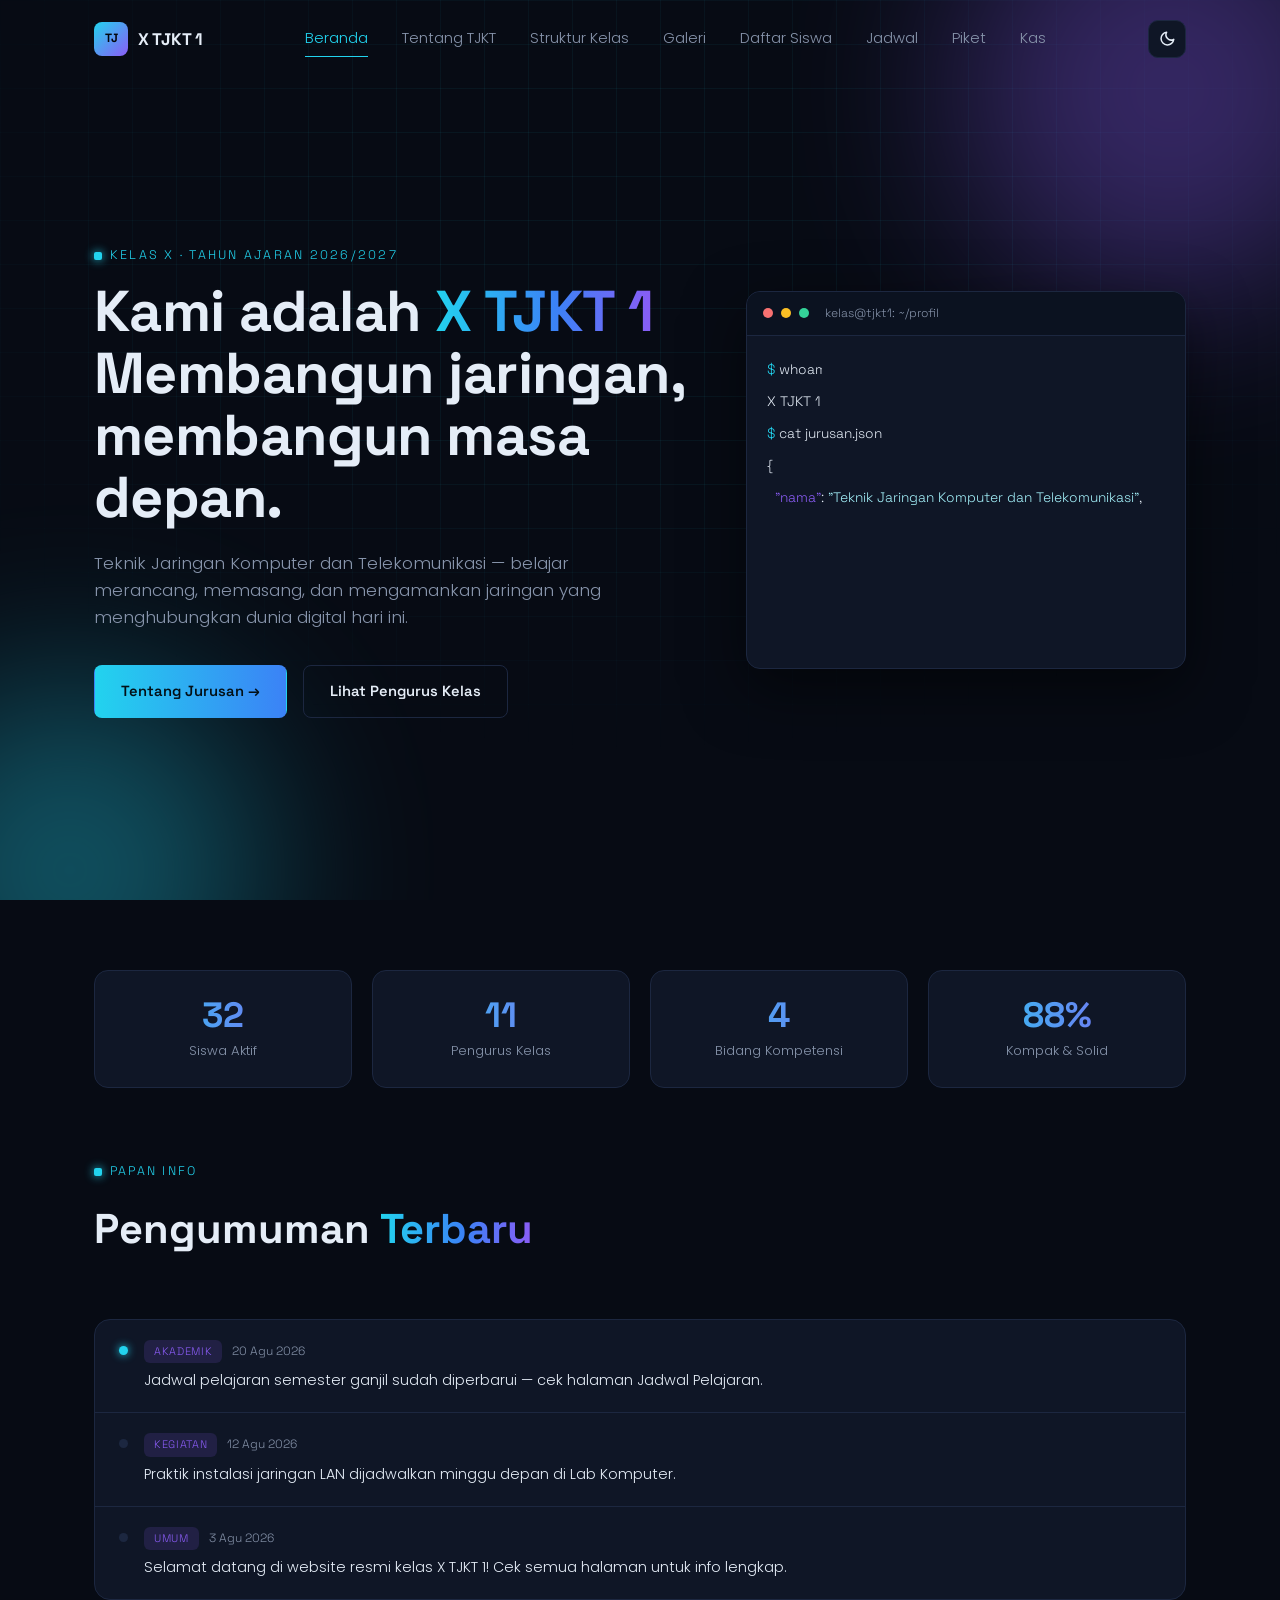
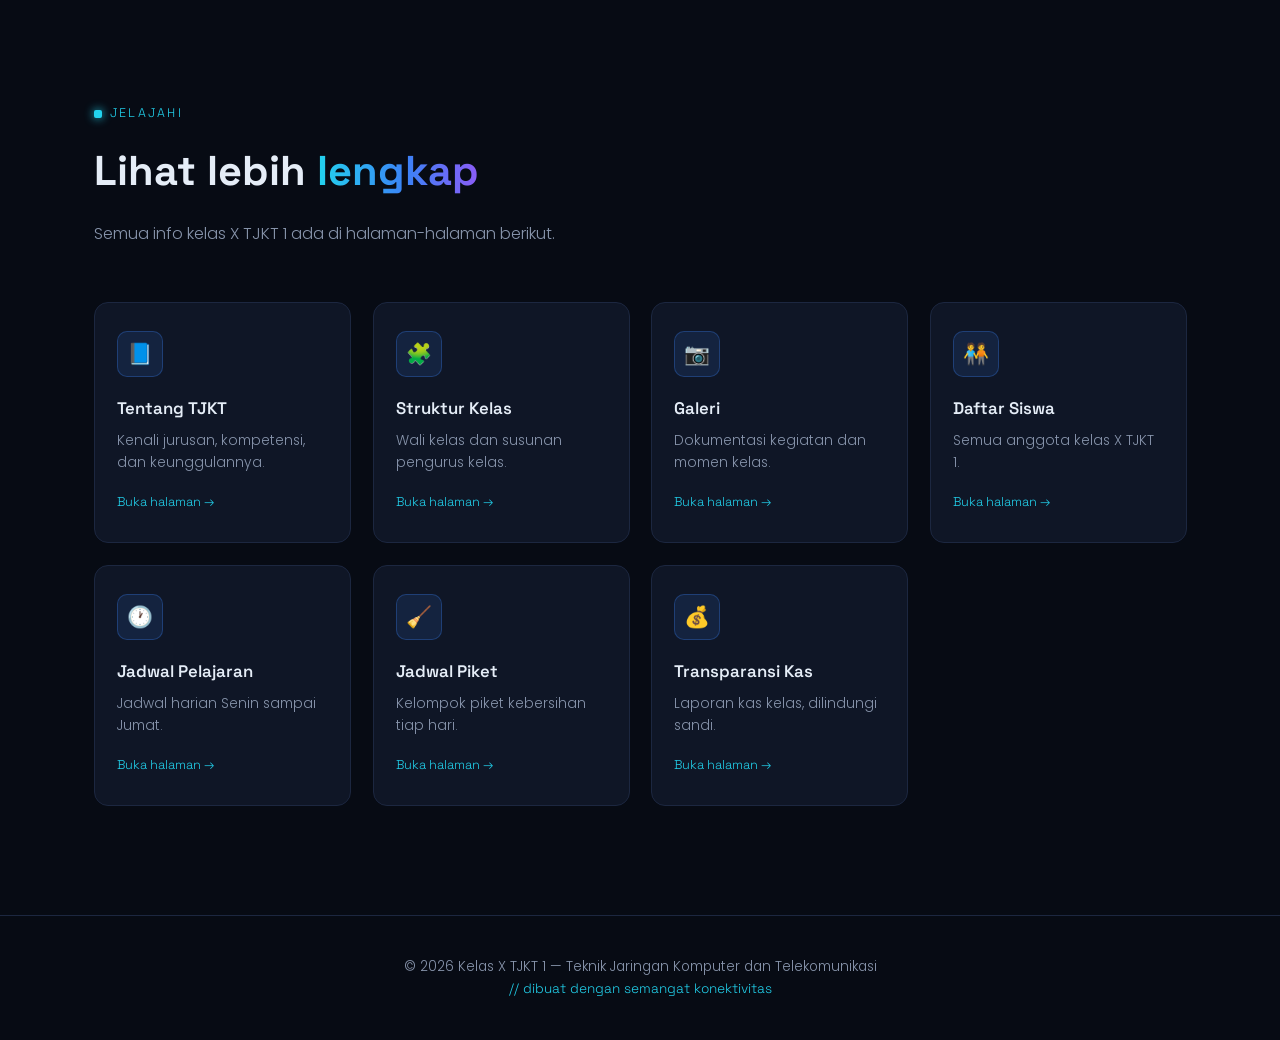
<file: index.html>
<!DOCTYPE html>
<html lang="id">
<head>
<meta charset="UTF-8">
<meta name="viewport" content="width=device-width, initial-scale=1.0">
<title>TJKT 1 SMK NEGERI 1 SUNGAILIAT</title>
<meta property="og:type" content="website">
<meta property="og:title" content="TJKT 1 SMK NEGERI 1 SUNGAILIAT">
<meta property="og:description" content="Website resmi Kelas X TJKT 1 — Teknik Jaringan Komputer dan Telekomunikasi. Kenali jurusan, struktur kelas, galeri, dan daftar siswa.">
<meta property="og:image" content="https://coba28946-sudo.github.io/web-site-kelas/assets/og-image.png">
<meta property="og:url" content="https://coba28946-sudo.github.io/web-site-kelas/index.html">
<meta property="og:locale" content="id_ID">
<meta name="twitter:card" content="summary_large_image">
<meta name="twitter:title" content="TJKT 1 SMK NEGERI 1 SUNGAILIAT">
<meta name="twitter:description" content="Website resmi Kelas X TJKT 1 — Teknik Jaringan Komputer dan Telekomunikasi. Kenali jurusan, struktur kelas, galeri, dan daftar siswa.">
<meta name="twitter:image" content="https://coba28946-sudo.github.io/web-site-kelas/assets/og-image.png">
<meta name="description" content="Website resmi Kelas X TJKT 1 — Teknik Jaringan Komputer dan Telekomunikasi. Kenali jurusan, struktur kelas, galeri, dan daftar siswa.">
<link rel="preconnect" href="https://fonts.googleapis.com">
<link href="https://fonts.googleapis.com/css2?family=Space+Grotesk:wght@400;500;600;700&family=Poppins:wght@300;400;500;600&display=swap" rel="stylesheet">
<link rel="stylesheet" href="css/style.css">
<script>
(function(){
  var t = localStorage.getItem('theme');
  if (t === 'light') document.documentElement.setAttribute('data-theme','light');
})();
</script>
</head>
<body>

<div class="page-loader" id="pageLoader">
  <div class="loader-mark">TJ</div>
  <div class="loader-bar"><div class="loader-fill"></div></div>
</div>

<nav class="navbar" id="navbar">
  <div class="container nav-inner">
    <div class="logo"><span class="logo-mark">TJ</span> X TJKT 1</div>
    <div class="nav-links">
      <a href="index.html" class="active">Beranda</a>
      <a href="tentang.html">Tentang TJKT</a>
      <a href="struktur.html">Struktur Kelas</a>
      <a href="galeri.html">Galeri</a>
      <a href="siswa.html">Daftar Siswa</a>
      <a href="jadwal.html">Jadwal</a>
    <a href="piket.html">Piket</a>
    <a href="kas.html">Kas</a>
    </div>
    <div class="nav-actions">
      <button class="theme-toggle" id="themeToggle" aria-label="Ganti tema terang/gelap">
        <svg class="icon-moon" viewBox="0 0 24 24" fill="none" stroke="currentColor" stroke-width="2" stroke-linecap="round" stroke-linejoin="round"><path d="M21 12.5A8.5 8.5 0 1 1 11.5 3a7 7 0 0 0 9.5 9.5z"/></svg>
        <svg class="icon-sun" viewBox="0 0 24 24" fill="none" stroke="currentColor" stroke-width="2" stroke-linecap="round" stroke-linejoin="round"><circle cx="12" cy="12" r="4.5"/><path d="M12 2.5v2.2M12 19.3v2.2M4.2 4.2l1.5 1.5M18.3 18.3l1.5 1.5M2.5 12h2.2M19.3 12h2.2M4.2 19.8l1.5-1.5M18.3 5.7l1.5-1.5"/></svg>
      </button>
      <button class="burger" id="burger" aria-label="Menu"><span></span><span></span><span></span></button>
    </div>
  </div>
</nav>

<div class="mobile-menu" id="mobileMenu">
  <a href="index.html" class="active">Beranda</a>
  <a href="tentang.html">Tentang TJKT</a>
  <a href="struktur.html">Struktur Kelas</a>
  <a href="galeri.html">Galeri</a>
  <a href="siswa.html">Daftar Siswa</a>
  <a href="jadwal.html">Jadwal</a>
<a href="piket.html">Piket</a>
<a href="kas.html">Kas</a>
</div>

<!-- HERO -->
<section class="hero" id="hero">
  <div class="hero-bg-grid"></div>
  <div class="blob blob-1"></div>
  <div class="blob blob-2"></div>
  <div class="container hero-grid">
    <div>
      <div class="eyebrow">Kelas X · Tahun Ajaran 2026/2027</div>
      <h1>Kami adalah <span class="gradient-text">X TJKT 1</span><br>Membangun jaringan, membangun masa depan.</h1>
      <p class="lead">Teknik Jaringan Komputer dan Telekomunikasi — belajar merancang, memasang, dan mengamankan jaringan yang menghubungkan dunia digital hari ini.</p>
      <div class="btn-row">
        <a href="tentang.html" class="btn btn-primary">Tentang Jurusan →</a>
        <a href="struktur.html" class="btn btn-ghost">Lihat Pengurus Kelas</a>
      </div>
    </div>
    <div class="terminal fade-up">
      <div class="terminal-head">
        <span class="dot r"></span><span class="dot y"></span><span class="dot g"></span>
        <span class="terminal-title">kelas@tjkt1: ~/profil</span>
      </div>
      <div class="terminal-body">
        <div class="line"><span class="prompt">$</span> whoami</div>
        <div class="line">X TJKT 1</div>
        <div class="line"><span class="prompt">$</span> cat jurusan.json</div>
        <div class="line">{</div>
        <div class="line">&nbsp;&nbsp;<span class="key">"nama"</span>: <span class="str">"Teknik Jaringan Komputer dan Telekomunikasi"</span>,</div>
        <div class="line">&nbsp;&nbsp;<span class="key">"jumlah_siswa"</span>: 36,</div>
        <div class="line">&nbsp;&nbsp;<span class="key">"fokus"</span>: [<span class="str">"Jaringan"</span>, <span class="str">"Server"</span>, <span class="str">"Keamanan"</span>]</div>
        <div class="line">}</div>
        <div class="line comment"># siap terkoneksi 24/7<span class="cursor"></span></div>
      </div>
    </div>
  </div>
</section>

<!-- STATISTIK -->
<section class="stats">
  <div class="container">
    <div class="stats-grid fade-up">
      <div class="stat-card">
        <div class="stat-number" data-target="36">0</div>
        <div class="stat-label">Siswa Aktif</div>
      </div>
      <div class="stat-card">
        <div class="stat-number" data-target="12">0</div>
        <div class="stat-label">Pengurus Kelas</div>
      </div>
      <div class="stat-card">
        <div class="stat-number" data-target="4">0</div>
        <div class="stat-label">Bidang Kompetensi</div>
      </div>
      <div class="stat-card">
        <div class="stat-number" data-target="100" data-suffix="%">0%</div>
        <div class="stat-label">Kompak & Solid</div>
      </div>
    </div>
  </div>
</section>

<!-- PENGUMUMAN -->
<section class="announce">
  <div class="container">
    <div class="section-head fade-up">
      <div class="eyebrow">Papan Info</div>
      <h2>Pengumuman <span class="gradient-text">Terbaru</span></h2>
    </div>
    <div class="announce-list fade-up">
      <div class="announce-item">
        <span class="announce-dot new"></span>
        <div class="announce-body">
          <div class="announce-top"><span class="announce-tag">Akademik</span><span class="announce-date">20 Agu 2026</span></div>
          <p>Jadwal pelajaran semester ganjil sudah diperbarui — cek halaman Jadwal Pelajaran.</p>
        </div>
      </div>
      <div class="announce-item">
        <span class="announce-dot"></span>
        <div class="announce-body">
          <div class="announce-top"><span class="announce-tag">Kegiatan</span><span class="announce-date">12 Agu 2026</span></div>
          <p>Praktik instalasi jaringan LAN dijadwalkan minggu depan di Lab Komputer.</p>
        </div>
      </div>
      <div class="announce-item">
        <span class="announce-dot"></span>
        <div class="announce-body">
          <div class="announce-top"><span class="announce-tag">Umum</span><span class="announce-date">3 Agu 2026</span></div>
          <p>Selamat datang di website resmi kelas X TJKT 1! Cek semua halaman untuk info lengkap.</p>
        </div>
      </div>
    </div>
  </div>
</section>

<!-- QUICK LINKS -->
<section class="quicklinks">
  <div class="container">
    <div class="section-head fade-up">
      <div class="eyebrow">Jelajahi</div>
      <h2>Lihat lebih <span class="gradient-text">lengkap</span></h2>
      <p>Semua info kelas X TJKT 1 ada di halaman-halaman berikut.</p>
    </div>
    <div class="quick-grid">
      <a href="tentang.html" class="quick-card tilt fade-up">
        <div class="quick-icon">📘</div>
        <h3>Tentang TJKT</h3>
        <p>Kenali jurusan, kompetensi, dan keunggulannya.</p>
        <span class="go">Buka halaman →</span>
      </a>
      <a href="struktur.html" class="quick-card tilt fade-up">
        <div class="quick-icon">🧩</div>
        <h3>Struktur Kelas</h3>
        <p>Wali kelas dan susunan pengurus kelas.</p>
        <span class="go">Buka halaman →</span>
      </a>
      <a href="galeri.html" class="quick-card tilt fade-up">
        <div class="quick-icon">📷</div>
        <h3>Galeri</h3>
        <p>Dokumentasi kegiatan dan momen kelas.</p>
        <span class="go">Buka halaman →</span>
      </a>
      <a href="siswa.html" class="quick-card tilt fade-up">
        <div class="quick-icon">🧑‍🤝‍🧑</div>
        <h3>Daftar Siswa</h3>
        <p>Semua anggota kelas X TJKT 1.</p>
        <span class="go">Buka halaman →</span>
      </a>
      <a href="jadwal.html" class="quick-card tilt fade-up">
        <div class="quick-icon">🕐</div>
        <h3>Jadwal Pelajaran</h3>
        <p>Jadwal harian Senin sampai Jumat.</p>
        <span class="go">Buka halaman →</span>
      </a>
      <a href="piket.html" class="quick-card tilt fade-up">
        <div class="quick-icon">🧹</div>
        <h3>Jadwal Piket</h3>
        <p>Kelompok piket kebersihan tiap hari.</p>
        <span class="go">Buka halaman →</span>
      </a>
      <a href="kas.html" class="quick-card tilt fade-up">
        <div class="quick-icon">💰</div>
        <h3>Transparansi Kas</h3>
        <p>Laporan kas kelas, dilindungi sandi.</p>
        <span class="go">Buka halaman →</span>
      </a>
    </div>
  </div>
</section>

<footer>
  <div class="container">
    <p>© 2026 Kelas X TJKT 1 — Teknik Jaringan Komputer dan Telekomunikasi</p>
    <p class="mono">// dibuat dengan semangat konektivitas</p>
  </div>
</footer>

<button class="back-to-top" id="backToTop" aria-label="Kembali ke atas">
  <svg viewBox="0 0 24 24" fill="none" stroke="currentColor" stroke-width="2" stroke-linecap="round" stroke-linejoin="round"><path d="M12 19V5M5 12l7-7 7 7"/></svg>
</button>

<script src="js/main.js"></script>
</body>
</html>
</file>
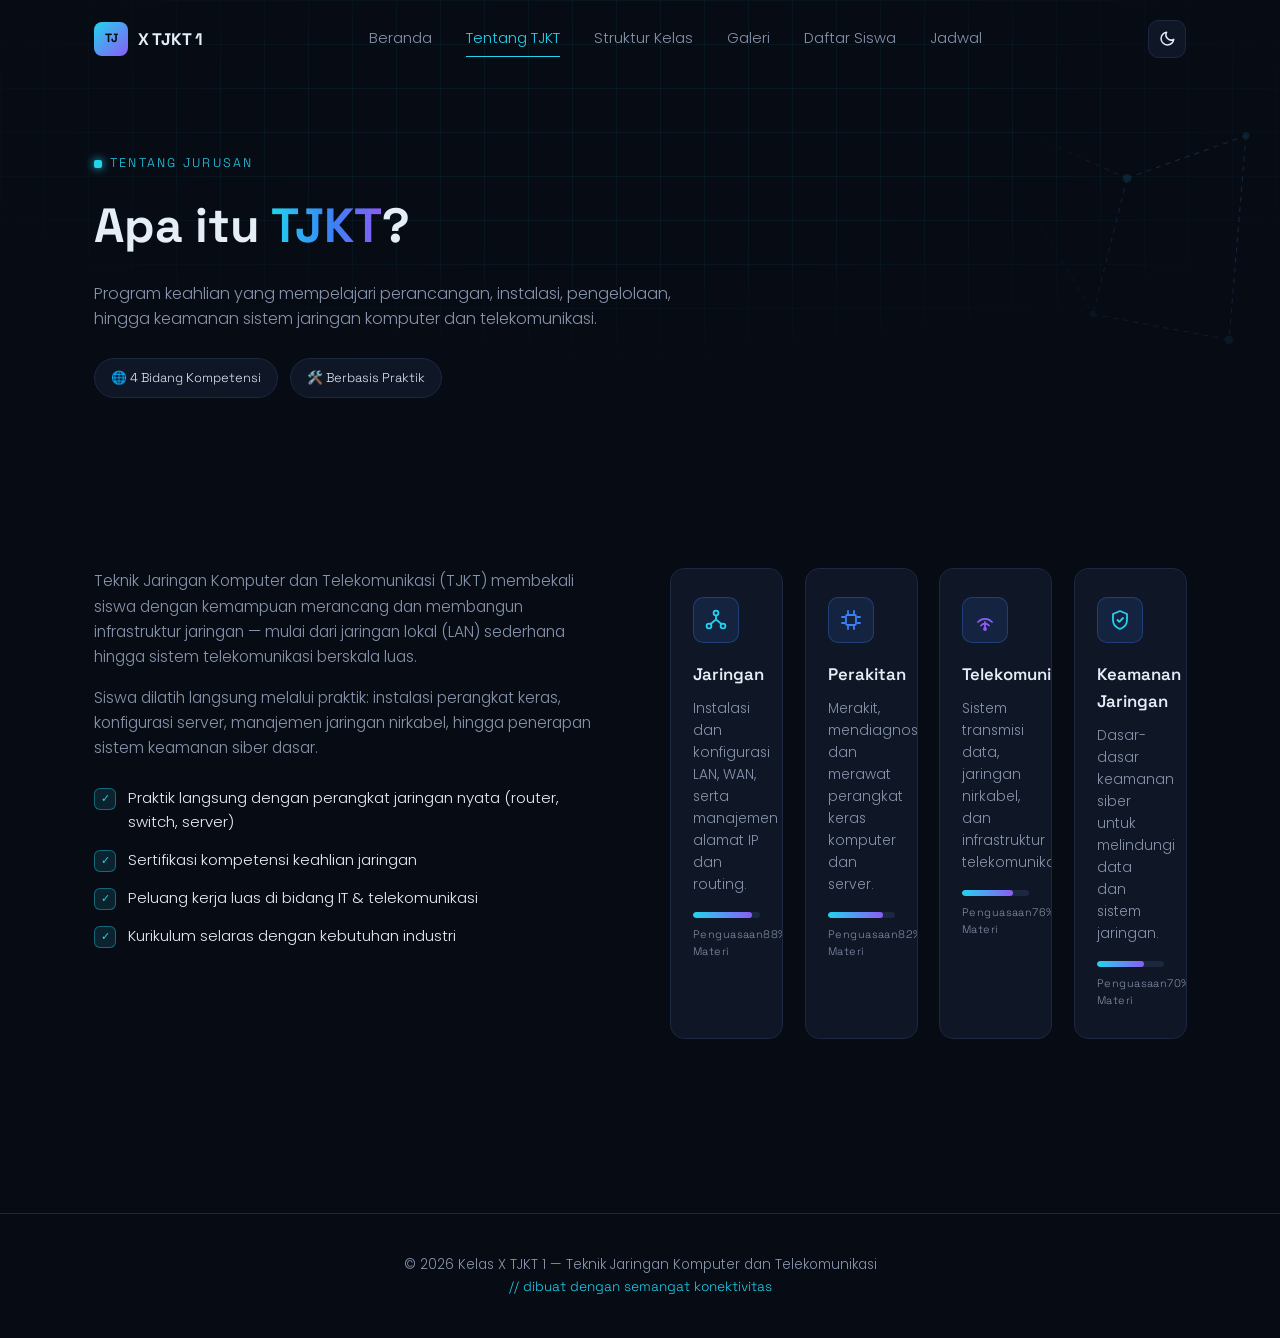
<file: tentang.html>
<!DOCTYPE html>
<html lang="id">
<head>
<meta charset="UTF-8">
<meta name="viewport" content="width=device-width, initial-scale=1.0">
<title>X TJKT 1 // Tentang TJKT</title>
<meta property="og:type" content="website">
<meta property="og:title" content="X TJKT 1 // Tentang TJKT">
<meta property="og:description" content="Kenali jurusan Teknik Jaringan Komputer dan Telekomunikasi — kompetensi, keunggulan, dan bidang keahlian yang dipelajari.">
<meta property="og:image" content="https://coba28946-sudo.github.io/web-site-kelas/assets/og-image.png">
<meta property="og:url" content="https://coba28946-sudo.github.io/web-site-kelas/tentang.html">
<meta property="og:locale" content="id_ID">
<meta name="twitter:card" content="summary_large_image">
<meta name="twitter:title" content="X TJKT 1 // Tentang TJKT">
<meta name="twitter:description" content="Kenali jurusan Teknik Jaringan Komputer dan Telekomunikasi — kompetensi, keunggulan, dan bidang keahlian yang dipelajari.">
<meta name="twitter:image" content="https://coba28946-sudo.github.io/web-site-kelas/assets/og-image.png">
<meta name="description" content="Kenali jurusan Teknik Jaringan Komputer dan Telekomunikasi — kompetensi, keunggulan, dan bidang keahlian yang dipelajari.">
<link rel="preconnect" href="https://fonts.googleapis.com">
<link href="https://fonts.googleapis.com/css2?family=Space+Grotesk:wght@400;500;600;700&family=Poppins:wght@300;400;500;600&display=swap" rel="stylesheet">
<link rel="stylesheet" href="style.css">
<script>
(function(){
  var t = localStorage.getItem('theme');
  if (t === 'light') document.documentElement.setAttribute('data-theme','light');
})();
</script>
</head>
<body>

<div class="page-loader" id="pageLoader">
  <div class="loader-mark">TJ</div>
  <div class="loader-bar"><div class="loader-fill"></div></div>
</div>

<nav class="navbar" id="navbar">
  <div class="container nav-inner">
    <div class="logo"><span class="logo-mark">TJ</span> X TJKT 1</div>
    <div class="nav-links">
      <a href="index.html">Beranda</a>
      <a href="tentang.html" class="active">Tentang TJKT</a>
      <a href="struktur.html">Struktur Kelas</a>
      <a href="galeri.html">Galeri</a>
      <a href="siswa.html">Daftar Siswa</a>
      <a href="jadwal.html">Jadwal</a>
    </div>
    <div class="nav-actions">
      <button class="theme-toggle" id="themeToggle" aria-label="Ganti tema terang/gelap">
        <svg class="icon-moon" viewBox="0 0 24 24" fill="none" stroke="currentColor" stroke-width="2" stroke-linecap="round" stroke-linejoin="round"><path d="M21 12.5A8.5 8.5 0 1 1 11.5 3a7 7 0 0 0 9.5 9.5z"/></svg>
        <svg class="icon-sun" viewBox="0 0 24 24" fill="none" stroke="currentColor" stroke-width="2" stroke-linecap="round" stroke-linejoin="round"><circle cx="12" cy="12" r="4.5"/><path d="M12 2.5v2.2M12 19.3v2.2M4.2 4.2l1.5 1.5M18.3 18.3l1.5 1.5M2.5 12h2.2M19.3 12h2.2M4.2 19.8l1.5-1.5M18.3 5.7l1.5-1.5"/></svg>
      </button>
      <button class="burger" id="burger" aria-label="Menu"><span></span><span></span><span></span></button>
    </div>
  </div>
</nav>

<div class="mobile-menu" id="mobileMenu">
  <a href="index.html">Beranda</a>
  <a href="tentang.html" class="active">Tentang TJKT</a>
  <a href="struktur.html">Struktur Kelas</a>
  <a href="galeri.html">Galeri</a>
  <a href="siswa.html">Daftar Siswa</a>
  <a href="jadwal.html">Jadwal</a>
</div>

<header class="page-head">
  <div class="hero-bg-grid"></div>
  <div class="network-decor" aria-hidden="true">
    <svg viewBox="0 0 400 400" xmlns="http://www.w3.org/2000/svg">
      <defs>
        <linearGradient id="netGrad" x1="0" y1="0" x2="1" y2="1">
          <stop offset="0%" stop-color="#22d3ee"/>
          <stop offset="100%" stop-color="#8b5cf6"/>
        </linearGradient>
      </defs>
      <line class="n-line" x1="40" y1="60" x2="220" y2="140"/>
      <line class="n-line slow" x1="220" y1="140" x2="180" y2="300"/>
      <line class="n-line" x1="220" y1="140" x2="360" y2="90"/>
      <line class="n-line slow" x1="180" y1="300" x2="340" y2="330"/>
      <line class="n-line" x1="360" y1="90" x2="340" y2="330"/>
      <line class="n-line slow" x1="40" y1="60" x2="180" y2="300"/>
      <circle class="n-dot" cx="40" cy="60" r="4"/>
      <circle class="n-dot" cx="220" cy="140" r="5"/>
      <circle class="n-dot" cx="360" cy="90" r="4"/>
      <circle class="n-dot" cx="180" cy="300" r="4"/>
      <circle class="n-dot" cx="340" cy="330" r="5"/>
    </svg>
  </div>
  <div class="container">
    <div class="eyebrow">Tentang Jurusan</div>
    <h1>Apa itu <span class="gradient-text">TJKT</span>?</h1>
    <p>Program keahlian yang mempelajari perancangan, instalasi, pengelolaan, hingga keamanan sistem jaringan komputer dan telekomunikasi.</p>
    <div class="head-badges">
      <span class="head-badge">🌐 4 Bidang Kompetensi</span>
      <span class="head-badge">🛠️ Berbasis Praktik</span>
    </div>
  </div>
</header>

<section id="tentang">
  <div class="container">
    <div class="about-grid">
      <div class="fade-up">
        <p>Teknik Jaringan Komputer dan Telekomunikasi (TJKT) membekali siswa dengan kemampuan merancang dan membangun infrastruktur jaringan — mulai dari jaringan lokal (LAN) sederhana hingga sistem telekomunikasi berskala luas.</p>
        <p>Siswa dilatih langsung melalui praktik: instalasi perangkat keras, konfigurasi server, manajemen jaringan nirkabel, hingga penerapan sistem keamanan siber dasar.</p>
        <ul class="checklist">
          <li><span class="check-icon">✓</span> Praktik langsung dengan perangkat jaringan nyata (router, switch, server)</li>
          <li><span class="check-icon">✓</span> Sertifikasi kompetensi keahlian jaringan</li>
          <li><span class="check-icon">✓</span> Peluang kerja luas di bidang IT & telekomunikasi</li>
          <li><span class="check-icon">✓</span> Kurikulum selaras dengan kebutuhan industri</li>
        </ul>
      </div>

      <div class="competency-grid">
        <div class="comp-card tilt fade-up">
          <div class="comp-icon">
            <svg viewBox="0 0 24 24" fill="none" stroke-width="1.8" stroke-linecap="round" stroke-linejoin="round"><circle cx="12" cy="5" r="2.4"/><circle cx="5" cy="18" r="2.4"/><circle cx="19" cy="18" r="2.4"/><path d="M12 7.4v4M12 11.4L6.6 16M12 11.4l5.4 4.6"/></svg>
          </div>
          <h3>Jaringan</h3>
          <p>Instalasi dan konfigurasi LAN, WAN, serta manajemen alamat IP dan routing.</p>
          <div class="skill-bar"><div class="skill-fill" data-skill="88"></div></div>
          <div class="skill-label"><span>Penguasaan Materi</span><span>88%</span></div>
        </div>
        <div class="comp-card tilt fade-up">
          <div class="comp-icon c-blue">
            <svg viewBox="0 0 24 24" fill="none" stroke-width="1.8" stroke-linecap="round" stroke-linejoin="round"><rect x="7" y="7" width="10" height="10" rx="1.2"/><path d="M9 3v2.4M15 3v2.4M9 18.6V21M15 18.6V21M3 9h2.4M3 15h2.4M18.6 9H21M18.6 15H21"/></svg>
          </div>
          <h3>Perakitan</h3>
          <p>Merakit, mendiagnosis, dan merawat perangkat keras komputer dan server.</p>
          <div class="skill-bar"><div class="skill-fill" data-skill="82"></div></div>
          <div class="skill-label"><span>Penguasaan Materi</span><span>82%</span></div>
        </div>
        <div class="comp-card tilt fade-up">
          <div class="comp-icon c-purple">
            <svg viewBox="0 0 24 24" fill="none" stroke-width="1.8" stroke-linecap="round" stroke-linejoin="round"><path d="M12 21v-7"/><path d="M8 17.5a5.5 5.5 0 0 1 8 0"/><path d="M5 14a9.5 9.5 0 0 1 14 0"/><circle cx="12" cy="21" r="1"/></svg>
          </div>
          <h3>Telekomunikasi</h3>
          <p>Sistem transmisi data, jaringan nirkabel, dan infrastruktur telekomunikasi.</p>
          <div class="skill-bar"><div class="skill-fill" data-skill="76"></div></div>
          <div class="skill-label"><span>Penguasaan Materi</span><span>76%</span></div>
        </div>
        <div class="comp-card tilt fade-up">
          <div class="comp-icon">
            <svg viewBox="0 0 24 24" fill="none" stroke-width="1.8" stroke-linecap="round" stroke-linejoin="round"><path d="M12 3l7 3v6c0 4.5-3 7.5-7 9-4-1.5-7-4.5-7-9V6l7-3z"/><path d="M9.5 12l1.8 1.8L15 10"/></svg>
          </div>
          <h3>Keamanan Jaringan</h3>
          <p>Dasar-dasar keamanan siber untuk melindungi data dan sistem jaringan.</p>
          <div class="skill-bar"><div class="skill-fill" data-skill="70"></div></div>
          <div class="skill-label"><span>Penguasaan Materi</span><span>70%</span></div>
        </div>
      </div>
    </div>
  </div>
</section>

<footer>
  <div class="container">
    <p>© 2026 Kelas X TJKT 1 — Teknik Jaringan Komputer dan Telekomunikasi</p>
    <p class="mono">// dibuat dengan semangat konektivitas</p>
  </div>
</footer>

<button class="back-to-top" id="backToTop" aria-label="Kembali ke atas">
  <svg viewBox="0 0 24 24" fill="none" stroke="currentColor" stroke-width="2" stroke-linecap="round" stroke-linejoin="round"><path d="M12 19V5M5 12l7-7 7 7"/></svg>
</button>

<script src="main.js"></script>
</body>
</html>
</file>
<file: css/style.css>
:root{
  --bg:#070b14;
  --bg-soft:#0c1220;
  --card:#0f1626;
  --border:#1c2740;
  --cyan:#22d3ee;
  --blue:#3b82f6;
  --purple:#8b5cf6;
  --text:#e5edf7;
  --muted:#8794ab;
}
*{margin:0;padding:0;box-sizing:border-box;}
html{scroll-behavior:smooth;}
body{
  background:var(--bg);
  color:var(--text);
  font-family:'Poppins',sans-serif;
  font-weight:300;
  overflow-x:hidden;
  line-height:1.6;
}
h1,h2,h3,h4,.mono{font-family:'Space Grotesk',sans-serif;}
a{text-decoration:none;color:inherit;}
ul{list-style:none;}
img{max-width:100%;display:block;}
.container{max-width:1140px;margin:0 auto;padding:0 24px;}
.eyebrow{
  font-family:'Space Grotesk',sans-serif;
  font-size:.78rem;
  letter-spacing:.18em;
  text-transform:uppercase;
  color:var(--cyan);
  display:inline-flex;
  align-items:center;
  gap:8px;
  margin-bottom:14px;
}
.eyebrow::before{content:"";width:8px;height:8px;border-radius:2px;background:var(--cyan);box-shadow:0 0 10px var(--cyan);}
.gradient-text{
  background:linear-gradient(90deg,var(--cyan),var(--blue) 55%,var(--purple));
  -webkit-background-clip:text;
  background-clip:text;
  color:transparent;
}
.page-head{padding:150px 0 60px;position:relative;overflow:hidden;}
.page-head .container{position:relative;z-index:1;}
.page-head h1{font-size:clamp(2.1rem,4.4vw,3rem);font-weight:700;margin-bottom:16px;}
.page-head p{color:var(--muted);max-width:600px;font-size:1rem;}
.head-badges{display:flex;gap:12px;flex-wrap:wrap;margin-top:26px;}
.head-badge{
  font-family:'Space Grotesk';font-size:.8rem;
  background:var(--card);border:1px solid var(--border);
  padding:9px 16px;border-radius:999px;color:var(--text);
  display:inline-flex;align-items:center;gap:6px;
}

/* ===== NAVBAR ===== */
.navbar{
  position:fixed;top:0;left:0;right:0;z-index:100;
  padding:20px 0;
  transition:.35s ease;
  border-bottom:1px solid transparent;
}
.navbar.scrolled{
  padding:12px 0;
  background:rgba(7,11,20,.85);
  backdrop-filter:blur(14px);
  border-bottom:1px solid var(--border);
}
.nav-inner{display:flex;align-items:center;justify-content:space-between;}
.logo{display:flex;align-items:center;gap:10px;font-family:'Space Grotesk';font-weight:700;font-size:1.05rem;}
.logo-mark{
  width:34px;height:34px;border-radius:8px;
  background:linear-gradient(135deg,var(--cyan),var(--purple));
  display:flex;align-items:center;justify-content:center;
  font-size:.75rem;font-weight:700;color:#03060c;
}
.nav-links{display:flex;gap:34px;font-size:.92rem;color:var(--muted);}
.nav-links a{transition:.25s;position:relative;}
.nav-links a:hover{color:var(--text);}
.nav-links a::after{
  content:"";position:absolute;left:0;bottom:-6px;width:0;height:1px;
  background:var(--cyan);transition:.25s;
}
.nav-links a:hover::after{width:100%;}
.nav-links a.active{color:var(--cyan);}
.nav-links a.active::after{width:100%;}
.burger{display:none;flex-direction:column;gap:5px;cursor:pointer;z-index:200;background:none;border:none;padding:6px;}
.burger span{width:24px;height:2px;background:var(--text);transition:.3s;}
.burger.active span:nth-child(1){transform:translateY(7px) rotate(45deg);}
.burger.active span:nth-child(2){opacity:0;}
.burger.active span:nth-child(3){transform:translateY(-7px) rotate(-45deg);}

.mobile-menu{
  position:fixed;inset:0;background:rgba(6,9,17,.98);
  backdrop-filter:blur(10px);
  z-index:150;
  display:flex;flex-direction:column;align-items:center;justify-content:center;gap:32px;
  transform:translateY(-100%);opacity:0;
  transition:.4s ease;
  pointer-events:none;
}
.mobile-menu.open{transform:translateY(0);opacity:1;pointer-events:all;}
.mobile-menu a{font-family:'Space Grotesk';font-size:1.4rem;font-weight:600;color:var(--text);}
.mobile-menu a.active{color:var(--cyan);}

/* ===== HERO (index) ===== */
.hero{
  position:relative;
  min-height:100vh;
  display:flex;align-items:center;
  padding:140px 0 80px;
  overflow:hidden;
}
.hero-bg-grid{
  position:absolute;inset:0;
  background-image:
    linear-gradient(rgba(34,211,238,.06) 1px,transparent 1px),
    linear-gradient(90deg,rgba(34,211,238,.06) 1px,transparent 1px);
  background-size:44px 44px;
  mask-image:radial-gradient(ellipse 70% 60% at 50% 30%,#000 40%,transparent 90%);
  z-index:0;
}
.blob{
  position:absolute;border-radius:50%;filter:blur(90px);opacity:.35;z-index:0;
}
.blob-1{width:420px;height:420px;background:var(--purple);top:-120px;right:-100px;}
.blob-2{width:380px;height:380px;background:var(--cyan);bottom:-160px;left:-120px;}

.hero-grid{
  position:relative;z-index:1;
  display:grid;grid-template-columns:1.15fr .85fr;gap:56px;align-items:center;
}
.hero h1{
  font-size:clamp(2.4rem,5vw,3.6rem);
  font-weight:700;line-height:1.08;letter-spacing:-.01em;
  margin-bottom:22px;
}
.hero p.lead{
  color:var(--muted);font-size:1.05rem;max-width:520px;margin-bottom:34px;
}
.btn-row{display:flex;gap:16px;flex-wrap:wrap;}
.btn{
  font-family:'Space Grotesk';font-weight:600;font-size:.92rem;
  padding:14px 26px;border-radius:8px;
  display:inline-flex;align-items:center;gap:8px;
  transition:.25s;cursor:pointer;border:1px solid transparent;
}
.btn-primary{
  background:linear-gradient(90deg,var(--cyan),var(--blue));
  color:#031017;
}
.btn-primary:hover{box-shadow:0 0 24px rgba(34,211,238,.45);transform:translateY(-2px);}
.btn-ghost{
  border:1px solid var(--border);color:var(--text);
}
.btn-ghost:hover{border-color:var(--cyan);color:var(--cyan);}

/* terminal card */
.terminal{
  background:var(--card);
  border:1px solid var(--border);
  border-radius:14px;
  overflow:hidden;
  box-shadow:0 20px 60px rgba(0,0,0,.5);
}
.terminal-head{
  display:flex;align-items:center;gap:8px;
  padding:12px 16px;background:#0b1220;border-bottom:1px solid var(--border);
}
.dot{width:10px;height:10px;border-radius:50%;}
.dot.r{background:#f87171;} .dot.y{background:#fbbf24;} .dot.g{background:#34d399;}
.terminal-title{margin-left:8px;font-size:.75rem;color:var(--muted);font-family:'Space Grotesk';}
.terminal-body{padding:22px 20px;font-family:'Space Grotesk';font-size:.86rem;}
.terminal-body .line{margin-bottom:10px;white-space:pre-wrap;}
.terminal-body .prompt{color:var(--cyan);}
.terminal-body .key{color:var(--purple);}
.terminal-body .str{color:#a5f3fc;}
.terminal-body .comment{color:var(--muted);}
.cursor{display:inline-block;width:7px;height:14px;background:var(--cyan);animation:blink 1s step-end infinite;vertical-align:middle;}
@keyframes blink{50%{opacity:0;}}

/* ===== QUICK LINKS (index) ===== */
.quicklinks{padding:100px 0 110px;}
.quick-grid{display:grid;grid-template-columns:repeat(4,1fr);gap:22px;}
.quick-card{
  background:var(--card);border:1px solid var(--border);border-radius:14px;
  padding:28px 22px;transition:.3s;position:relative;overflow:hidden;display:block;
}
.quick-card::before{
  content:"";position:absolute;top:0;left:0;right:0;height:2px;
  background:linear-gradient(90deg,var(--cyan),var(--purple));
  transform:scaleX(0);transform-origin:left;transition:.35s;
}
.quick-card:hover{transform:translateY(-6px);border-color:rgba(34,211,238,.35);}
.quick-card:hover::before{transform:scaleX(1);}
.quick-icon{
  width:46px;height:46px;border-radius:10px;
  background:rgba(59,130,246,.12);border:1px solid rgba(59,130,246,.3);
  display:flex;align-items:center;justify-content:center;
  font-size:1.3rem;margin-bottom:18px;
}
.quick-card h3{font-size:1.05rem;font-weight:600;margin-bottom:8px;}
.quick-card p{color:var(--muted);font-size:.86rem;margin-bottom:14px;}
.quick-card .go{font-family:'Space Grotesk';font-size:.8rem;color:var(--cyan);}

/* ===== SECTION SHARED ===== */
section{padding:110px 0;position:relative;}
.section-head{max-width:640px;margin-bottom:56px;}
.section-head h2{font-size:clamp(1.9rem,3.4vw,2.6rem);font-weight:700;margin-bottom:16px;}
.section-head p{color:var(--muted);font-size:1rem;}

/* ===== TENTANG TJKT ===== */
.about-grid{
  display:grid;grid-template-columns:1fr 1fr;gap:60px;align-items:start;margin-bottom:64px;
}
.about-grid p{color:var(--muted);margin-bottom:16px;font-size:.98rem;}
.checklist{margin-top:26px;display:flex;flex-direction:column;gap:14px;}
.checklist li{display:flex;align-items:flex-start;gap:12px;font-size:.94rem;color:var(--text);}
.check-icon{
  width:22px;height:22px;border-radius:6px;flex-shrink:0;margin-top:2px;
  background:rgba(34,211,238,.12);border:1px solid rgba(34,211,238,.4);
  display:flex;align-items:center;justify-content:center;color:var(--cyan);font-size:.7rem;
}

.competency-grid{
  display:grid;grid-template-columns:repeat(4,1fr);gap:22px;
}
.comp-card{
  background:var(--card);border:1px solid var(--border);border-radius:14px;
  padding:28px 22px;transition:.3s;position:relative;overflow:hidden;
}
.comp-card::before{
  content:"";position:absolute;top:0;left:0;right:0;height:2px;
  background:linear-gradient(90deg,var(--cyan),var(--purple));
  transform:scaleX(0);transform-origin:left;transition:.35s;
}
.comp-card:hover{transform:translateY(-6px);border-color:rgba(34,211,238,.35);}
.comp-card:hover::before{transform:scaleX(1);}
.comp-icon{
  width:46px;height:46px;border-radius:10px;
  background:rgba(59,130,246,.12);border:1px solid rgba(59,130,246,.3);
  display:flex;align-items:center;justify-content:center;
  font-size:1.3rem;margin-bottom:18px;
}
.comp-card h3{font-size:1.05rem;font-weight:600;margin-bottom:10px;}
.comp-card p{color:var(--muted);font-size:.86rem;}

/* ===== STRUKTUR KELAS ===== */
.struktur{background:var(--bg-soft);}
.wali-card{
  display:flex;align-items:center;gap:24px;
  background:var(--card);border:1px solid var(--border);border-radius:16px;
  padding:28px 32px;margin-bottom:56px;
  position:relative;overflow:hidden;
}
.wali-card::after{
  content:"";position:absolute;right:-60px;top:-60px;width:180px;height:180px;border-radius:50%;
  background:radial-gradient(circle,rgba(139,92,246,.25),transparent 70%);
}
.avatar{
  width:74px;height:74px;border-radius:14px;flex-shrink:0;
  display:flex;align-items:center;justify-content:center;
  font-family:'Space Grotesk';font-weight:700;font-size:1.3rem;color:#03060c;
}
.wali-card .avatar{background:linear-gradient(135deg,var(--cyan),var(--purple));font-size:1.5rem;width:82px;height:82px;}
.wali-info .tag{font-size:.72rem;letter-spacing:.14em;text-transform:uppercase;color:var(--cyan);margin-bottom:6px;font-family:'Space Grotesk';}
.wali-info h3{font-size:1.3rem;font-weight:600;}
.wali-info span{color:var(--muted);font-size:.88rem;}

.pengurus-grid{
  display:grid;grid-template-columns:repeat(4,1fr);gap:20px;
}
.pengurus-card{
  background:var(--card);border:1px solid var(--border);border-radius:14px;
  padding:24px 20px;text-align:left;transition:.3s;
}
.pengurus-card:hover{border-color:rgba(34,211,238,.35);transform:translateY(-4px);}
.pengurus-card .avatar{width:52px;height:52px;border-radius:12px;font-size:1rem;margin-bottom:16px;}
.pengurus-card .jabatan{font-size:.72rem;letter-spacing:.1em;text-transform:uppercase;color:var(--muted);margin-bottom:4px;font-family:'Space Grotesk';}
.pengurus-card .nama{font-size:1rem;font-weight:500;}

/* ===== GALERI ===== */
.galeri-grid{
  display:grid;
  grid-template-columns:repeat(4,1fr);
  grid-auto-rows:180px;
  gap:16px;
}
.galeri-item{
  position:relative;border-radius:14px;overflow:hidden;
  border:1px solid var(--border);
  background:linear-gradient(135deg,var(--card),var(--bg-soft));
  display:flex;align-items:center;justify-content:center;
  transition:.3s;
}
.galeri-item:hover{transform:translateY(-4px);border-color:rgba(34,211,238,.4);}
.galeri-item.tall{grid-row:span 2;}
.galeri-item.wide{grid-column:span 2;}
.galeri-placeholder{
  display:flex;flex-direction:column;align-items:center;gap:10px;color:var(--muted);
}
.galeri-placeholder .icon{font-size:1.8rem;opacity:.7;}
.galeri-placeholder .label{font-family:'Space Grotesk';font-size:.78rem;letter-spacing:.05em;text-align:center;padding:0 14px;}
.galeri-overlay{
  position:absolute;inset:0;background:linear-gradient(0deg,rgba(7,11,20,.85),transparent 55%);
  opacity:0;transition:.3s;display:flex;align-items:flex-end;padding:16px;
}
.galeri-item:hover .galeri-overlay{opacity:1;}
.galeri-overlay span{font-family:'Space Grotesk';font-size:.8rem;color:var(--text);}
.galeri-item img{width:100%;height:100%;object-fit:cover;display:block;}
.galeri-item.has-photo .galeri-overlay{opacity:1;background:linear-gradient(0deg,rgba(7,11,20,.9),transparent 65%);}

.galeri-folder{
  position:relative;border-radius:16px;overflow:hidden;cursor:pointer;
  border:1px solid var(--border);background:var(--card);
  aspect-ratio:4/3;transition:.25s;
}
.galeri-folder:hover{transform:translateY(-4px);border-color:rgba(34,211,238,.4);}
.galeri-folder-cover{position:absolute;inset:0;}
.galeri-folder-cover img{width:100%;height:100%;object-fit:cover;filter:brightness(.55);}
.galeri-folder-empty{
  width:100%;height:100%;display:flex;align-items:center;justify-content:center;
  background:var(--bg-soft);font-size:2.2rem;opacity:.5;
}
.galeri-folder-info{
  position:absolute;inset:0;display:flex;align-items:flex-end;gap:12px;padding:18px;
  background:linear-gradient(0deg,rgba(7,11,20,.92),transparent 60%);
}
.galeri-folder-info .folder-icon{font-size:1.6rem;flex-shrink:0;}
.galeri-folder-info .folder-name{font-family:'Space Grotesk';font-weight:700;font-size:1rem;color:var(--text);}
.galeri-folder-info .folder-count{font-size:.78rem;color:var(--muted);margin-top:2px;}

.galeri-back-btn{
  display:inline-flex;align-items:center;gap:8px;margin-bottom:22px;
  font-family:'Space Grotesk';font-weight:600;font-size:.86rem;
  background:var(--card);border:1px solid var(--border);color:var(--text);
  padding:10px 18px;border-radius:999px;cursor:pointer;transition:.25s;
}
.galeri-back-btn:hover{border-color:rgba(34,211,238,.4);color:var(--cyan);}
.galeri-back-btn .folder-current{color:var(--muted);font-weight:400;}

/* ===== DAFTAR SISWA ===== */
.siswa-toolbar{
  display:flex;gap:14px;margin-bottom:28px;flex-wrap:wrap;align-items:center;justify-content:space-between;
}
.siswa-search{
  flex:1;min-width:220px;
  background:var(--card);border:1px solid var(--border);border-radius:10px;
  padding:12px 16px;color:var(--text);font-family:'Poppins';font-size:.92rem;
  outline:none;transition:.25s;
}
.siswa-search:focus{border-color:var(--cyan);box-shadow:0 0 0 3px rgba(34,211,238,.12);}
.siswa-search::placeholder{color:var(--muted);}
.siswa-count{
  font-family:'Space Grotesk';font-size:.8rem;color:var(--muted);
  border:1px solid var(--border);padding:8px 14px;border-radius:8px;white-space:nowrap;
}
.siswa-table-wrap{
  background:var(--card);border:1px solid var(--border);border-radius:14px;overflow:hidden;
}
table.siswa-table{width:100%;border-collapse:collapse;font-size:.92rem;}
.siswa-table thead th{
  text-align:left;padding:16px 20px;
  font-family:'Space Grotesk';font-size:.72rem;letter-spacing:.1em;text-transform:uppercase;
  color:var(--cyan);background:#0b1220;border-bottom:1px solid var(--border);
}
.siswa-table tbody td{
  padding:14px 20px;border-bottom:1px solid var(--border);color:var(--text);
}
.siswa-table tbody tr:last-child td{border-bottom:none;}
.siswa-table tbody tr{transition:.2s;}
.siswa-table tbody tr:hover{background:rgba(34,211,238,.05);}
.siswa-table .no{color:var(--muted);width:44px;}
.siswa-table .absen{
  display:inline-block;font-family:'Space Grotesk';font-size:.72rem;
  background:rgba(139,92,246,.14);color:var(--purple);
  padding:3px 10px;border-radius:6px;
}
.row-hidden{display:none;}

/* ===== TERMINAL TYPEWRITER ===== */
.terminal-body .line{
  white-space:nowrap;overflow:hidden;width:0;display:block;
}
@media(prefers-reduced-motion:reduce){
  .terminal-body .line{width:auto!important;}
}

/* ===== STATISTIK (counter) ===== */
.stats{padding:70px 0 0;}
.stats-grid{
  display:grid;grid-template-columns:repeat(4,1fr);gap:20px;
}
.stat-card{
  background:var(--card);border:1px solid var(--border);border-radius:14px;
  padding:26px 20px;text-align:center;
}
.stat-number{
  font-family:'Space Grotesk';font-weight:700;font-size:2.2rem;
  background:linear-gradient(90deg,var(--cyan),var(--purple));
  -webkit-background-clip:text;background-clip:text;color:transparent;
  line-height:1;margin-bottom:8px;
}
.stat-label{color:var(--muted);font-size:.82rem;}

/* ===== TILT HOVER ===== */
.tilt{transition:transform .15s ease-out,border-color .3s,box-shadow .3s;will-change:transform;}
@media(prefers-reduced-motion:reduce){
  .tilt{transition:none;}
}

/* ===== SVG ICONS ===== */
.comp-icon svg{width:24px;height:24px;stroke:var(--cyan);}
.comp-icon.c-blue svg{stroke:var(--blue);}
.comp-icon.c-purple svg{stroke:var(--purple);}

/* ===== SKILL BAR ===== */
.skill-bar{
  height:6px;border-radius:3px;background:var(--border);
  margin-top:16px;overflow:hidden;
}
.skill-fill{
  height:100%;border-radius:3px;width:0;
  background:linear-gradient(90deg,var(--cyan),var(--purple));
  transition:width 1.1s cubic-bezier(.16,1,.3,1);
}
.skill-label{
  display:flex;justify-content:space-between;
  font-family:'Space Grotesk';font-size:.68rem;color:var(--muted);
  margin-top:8px;letter-spacing:.04em;
}

/* ===== NETWORK DECOR ===== */
.network-decor{
  position:absolute;top:0;right:0;width:38%;height:100%;
  max-width:340px;
  opacity:.28;pointer-events:none;z-index:0;
  mask-image:radial-gradient(ellipse 70% 65% at 75% 45%,#000 0%,transparent 75%);
}
.network-decor svg{width:100%;height:100%;}
.network-decor .n-line{
  fill:none;stroke:url(#netGrad);stroke-width:1.2;
  stroke-dasharray:6 6;
  animation:netFlow 6s linear infinite;
}
.network-decor .n-line.slow{animation-duration:9s;animation-direction:reverse;}
.network-decor .n-dot{fill:var(--cyan);opacity:.7;}
@keyframes netFlow{to{stroke-dashoffset:-120;}}
@media(prefers-reduced-motion:reduce){
  .network-decor .n-line{animation:none;}
}

/* ===== LIGHT THEME OVERRIDE ===== */
html[data-theme="light"]{
  --bg:#f4f7fb;
  --bg-soft:#eaeff6;
  --card:#ffffff;
  --border:#dde4ee;
  --text:#101827;
  --muted:#5b6472;
}
html[data-theme="light"] .navbar.scrolled{background:rgba(244,247,251,.88);}
html[data-theme="light"] .mobile-menu{background:rgba(244,247,251,.98);}
html[data-theme="light"] .terminal-body .str{color:#0891b2;}
html[data-theme="light"] .btn-primary{color:#ffffff;}
html[data-theme="light"] .hero-bg-grid{
  background-image:
    linear-gradient(rgba(34,211,238,.10) 1px,transparent 1px),
    linear-gradient(90deg,rgba(34,211,238,.10) 1px,transparent 1px);
}
html[data-theme="light"] .blob{opacity:.18;}
html[data-theme="light"] .page-loader{background:var(--bg);}

/* ===== THEME TOGGLE BUTTON ===== */
.theme-toggle{
  width:38px;height:38px;border-radius:10px;
  border:1px solid var(--border);background:var(--card);
  display:flex;align-items:center;justify-content:center;
  cursor:pointer;color:var(--text);transition:.25s;flex-shrink:0;
}
.theme-toggle:hover{border-color:var(--cyan);color:var(--cyan);}
.theme-toggle svg{width:18px;height:18px;}
.theme-toggle .icon-moon{display:block;}
.theme-toggle .icon-sun{display:none;}
html[data-theme="light"] .theme-toggle .icon-moon{display:none;}
html[data-theme="light"] .theme-toggle .icon-sun{display:block;}
.nav-actions{display:flex;align-items:center;gap:14px;}

/* ===== BACK TO TOP ===== */
.back-to-top{
  position:fixed;bottom:26px;right:26px;z-index:90;
  width:46px;height:46px;border-radius:12px;
  background:var(--card);border:1px solid var(--border);
  display:flex;align-items:center;justify-content:center;
  color:var(--cyan);cursor:pointer;
  opacity:0;transform:translateY(12px);pointer-events:none;
  transition:opacity .3s,transform .3s,border-color .3s;
  box-shadow:0 8px 24px rgba(0,0,0,.25);
}
.back-to-top.visible{opacity:1;transform:translateY(0);pointer-events:all;}
.back-to-top:hover{border-color:var(--cyan);}
.back-to-top svg{width:20px;height:20px;}

/* ===== LOADING SCREEN ===== */
.page-loader{
  position:fixed;inset:0;z-index:999;
  background:var(--bg);
  display:flex;flex-direction:column;align-items:center;justify-content:center;gap:18px;
  transition:opacity .5s ease,visibility .5s ease;
}
.page-loader.loaded{opacity:0;visibility:hidden;pointer-events:none;}
.loader-mark{
  width:52px;height:52px;border-radius:14px;
  background:linear-gradient(135deg,var(--cyan),var(--purple));
  display:flex;align-items:center;justify-content:center;
  font-family:'Space Grotesk';font-weight:700;font-size:1.1rem;color:#03060c;
  animation:loaderPulse 1.4s ease-in-out infinite;
}
.loader-bar{width:140px;height:4px;border-radius:2px;background:var(--border);overflow:hidden;}
.loader-fill{
  height:100%;width:30%;border-radius:2px;
  background:linear-gradient(90deg,var(--cyan),var(--purple));
  animation:loaderSlide 1.1s ease-in-out infinite;
}
@keyframes loaderPulse{0%,100%{transform:scale(1);}50%{transform:scale(1.08);}}
@keyframes loaderSlide{0%{transform:translateX(-100%);}100%{transform:translateX(340%);}}
@media(prefers-reduced-motion:reduce){
  .loader-mark{animation:none;}
  .loader-fill{animation:none;width:100%;}
}

/* ===== JADWAL PELAJARAN ===== */
.day-tabs{
  display:flex;gap:10px;margin-bottom:32px;flex-wrap:wrap;
}
.day-tab{
  font-family:'Space Grotesk';font-weight:600;font-size:.88rem;
  padding:11px 22px;border-radius:10px;
  background:var(--card);border:1px solid var(--border);color:var(--muted);
  cursor:pointer;transition:.25s;
}
.day-tab:hover{color:var(--text);border-color:rgba(34,211,238,.35);}
.day-tab.active{
  background:linear-gradient(90deg,var(--cyan),var(--blue));
  color:#031017;border-color:transparent;
}
.schedule-wrap{
  background:var(--card);border:1px solid var(--border);border-radius:16px;
  padding:8px;overflow:hidden;
}
.schedule-day{display:none;}
.schedule-day.active{display:block;}
.schedule-item{
  display:flex;align-items:center;gap:20px;
  padding:16px 20px;border-bottom:1px solid var(--border);
}
.schedule-item:last-child{border-bottom:none;}
.schedule-item .jam{
  font-family:'Space Grotesk';font-size:.82rem;color:var(--cyan);
  min-width:130px;flex-shrink:0;
}
.schedule-item .mapel{color:var(--text);font-size:.95rem;}
.schedule-item.break{background:rgba(139,92,246,.06);}
.schedule-item.break .jam{color:var(--purple);}
.schedule-item.break .mapel{color:var(--muted);font-style:italic;}
.jadwal-note{
  margin-top:22px;color:var(--muted);font-size:.85rem;
  background:var(--card);border:1px solid var(--border);
  padding:14px 18px;border-radius:10px;
}

/* ===== JADWAL PIKET ===== */
.piket-wrap{
  background:var(--card);border:1px solid var(--border);border-radius:16px;
  padding:30px 28px;
}
.piket-group-title{
  font-family:'Space Grotesk';font-size:1rem;font-weight:600;
  display:flex;align-items:center;gap:12px;margin-bottom:18px;
}
.piket-group-title .tag{
  font-size:.68rem;letter-spacing:.08em;text-transform:uppercase;font-weight:600;
  background:rgba(34,211,238,.14);color:var(--cyan);
  padding:4px 11px;border-radius:6px;
}
.member-chips{display:flex;flex-wrap:wrap;gap:9px;margin-bottom:22px;}
.member-chip{
  font-family:'Space Grotesk';font-size:.82rem;
  background:var(--bg-soft);border:1px solid var(--border);color:var(--text);
  padding:8px 15px;border-radius:999px;
}
.piket-tasks{display:flex;flex-direction:column;gap:10px;}
.piket-tasks .task-item{
  display:flex;align-items:center;gap:11px;font-size:.9rem;color:var(--muted);
}
.piket-tasks .check-icon{
  width:20px;height:20px;border-radius:6px;flex-shrink:0;
  background:rgba(34,211,238,.12);border:1px solid rgba(34,211,238,.4);
  display:flex;align-items:center;justify-content:center;color:var(--cyan);font-size:.62rem;
}

/* ===== TRANSPARANSI KAS ===== */
.kas-lock{
  max-width:440px;margin:0 auto;text-align:center;
  background:var(--card);border:1px solid var(--border);border-radius:16px;
  padding:40px 34px;
}
.kas-lock .lock-icon{
  width:54px;height:54px;border-radius:14px;margin:0 auto 20px;
  background:linear-gradient(135deg,var(--cyan),var(--purple));
  display:flex;align-items:center;justify-content:center;font-size:1.4rem;
}
.kas-lock h2{font-size:1.3rem;font-weight:700;margin-bottom:10px;}
.kas-lock p{color:var(--muted);font-size:.88rem;margin-bottom:24px;}
.kas-form{display:flex;flex-direction:column;gap:14px;}
.kas-input{
  background:var(--bg-soft);border:1px solid var(--border);border-radius:10px;
  padding:13px 16px;color:var(--text);font-family:'Poppins';font-size:.95rem;
  outline:none;text-align:center;letter-spacing:.14em;transition:.25s;
}
.kas-input:focus{border-color:var(--cyan);box-shadow:0 0 0 3px rgba(34,211,238,.12);}
.kas-input::placeholder{letter-spacing:normal;color:var(--muted);}
.kas-error{color:#f87171;font-size:.82rem;min-height:18px;}
.kas-content{display:none;}
.kas-content.unlocked{display:block;animation:kasReveal .5s ease;}
@keyframes kasReveal{from{opacity:0;transform:translateY(10px);}to{opacity:1;transform:translateY(0);}}
.kas-summary-grid{
  display:grid;grid-template-columns:repeat(3,1fr);gap:20px;margin-bottom:36px;
}
.kas-summary-card{
  background:var(--card);border:1px solid var(--border);border-radius:14px;padding:24px 22px;
}
.kas-summary-card .label{color:var(--muted);font-size:.8rem;margin-bottom:10px;}
.kas-summary-card .value{font-family:'Space Grotesk';font-weight:700;font-size:1.5rem;}
.kas-summary-card.in .value{color:#34d399;}
.kas-summary-card.out .value{color:#f87171;}
.kas-table-wrap{
  background:var(--card);border:1px solid var(--border);border-radius:14px;overflow:hidden;
}
table.kas-table{width:100%;border-collapse:collapse;font-size:.9rem;}
.kas-table thead th{
  text-align:left;padding:16px 20px;
  font-family:'Space Grotesk';font-size:.72rem;letter-spacing:.1em;text-transform:uppercase;
  color:var(--cyan);background:#0b1220;border-bottom:1px solid var(--border);
}
.kas-table tbody td{padding:14px 20px;border-bottom:1px solid var(--border);color:var(--text);}
.kas-table tbody tr:last-child td{border-bottom:none;}
.kas-badge{
  font-family:'Space Grotesk';font-size:.72rem;padding:3px 11px;border-radius:6px;display:inline-block;
}
.kas-badge.masuk{background:rgba(52,211,153,.14);color:#34d399;}
.kas-badge.keluar{background:rgba(248,113,113,.14);color:#f87171;}

/* ===== ADMIN PANEL ===== */
.admin-wrap{max-width:900px;margin:0 auto;padding:60px 24px 100px;}
.admin-header{text-align:center;margin-bottom:36px;}
.admin-header .logo-mark{
  width:44px;height:44px;border-radius:12px;margin:0 auto 16px;
  background:linear-gradient(135deg,var(--cyan),var(--purple));
  display:flex;align-items:center;justify-content:center;
  font-family:'Space Grotesk';font-weight:700;color:#03060c;
}
.admin-header h1{font-family:'Space Grotesk';font-size:1.7rem;font-weight:700;margin-bottom:8px;}
.admin-header p{color:var(--muted);font-size:.9rem;}
.admin-back{
  display:inline-block;margin-top:16px;font-family:'Space Grotesk';font-size:.82rem;
  color:var(--cyan);
}
.admin-banner{
  background:rgba(251,191,36,.09);border:1px solid rgba(251,191,36,.35);
  color:#fbbf24;font-size:.85rem;border-radius:12px;padding:14px 18px;margin-bottom:24px;
  line-height:1.6;
}
.admin-actions{display:flex;gap:12px;flex-wrap:wrap;margin-bottom:28px;}
.btn-sm{padding:10px 18px;font-size:.82rem;border-radius:8px;}
.btn-outline{border:1px solid var(--border);color:var(--text);background:transparent;}
.btn-outline:hover{border-color:var(--cyan);color:var(--cyan);}
.btn-danger-outline{border:1px solid rgba(248,113,113,.4);color:#f87171;background:transparent;}
.btn-danger-outline:hover{border-color:#f87171;background:rgba(248,113,113,.08);}
.admin-msg{
  font-family:'Space Grotesk';font-size:.8rem;color:var(--cyan);
  opacity:0;transition:.3s;height:0;overflow:hidden;
}
.admin-msg.show{opacity:1;height:auto;margin-bottom:10px;}

.admin-tabs{display:flex;gap:10px;margin-bottom:26px;flex-wrap:wrap;}
.admin-tab{
  font-family:'Space Grotesk';font-weight:600;font-size:.86rem;
  padding:11px 20px;border-radius:10px;
  background:var(--card);border:1px solid var(--border);color:var(--muted);
  cursor:pointer;transition:.25s;
}
.admin-tab:hover{color:var(--text);border-color:rgba(34,211,238,.35);}
.admin-tab.active{background:linear-gradient(90deg,var(--cyan),var(--blue));color:#031017;border-color:transparent;}
.admin-panel{display:none;background:var(--card);border:1px solid var(--border);border-radius:16px;padding:26px;}
.admin-panel.active{display:block;}
.admin-panel-head{display:flex;align-items:center;justify-content:space-between;gap:12px;margin-bottom:18px;flex-wrap:wrap;}
.admin-panel-head h3{font-family:'Space Grotesk';font-size:1.05rem;font-weight:600;}

.admin-tabs-sm{display:flex;gap:8px;margin-bottom:20px;flex-wrap:wrap;}
.admin-tab-sm{
  font-family:'Space Grotesk';font-size:.8rem;font-weight:600;
  padding:8px 16px;border-radius:8px;
  background:var(--bg-soft);border:1px solid var(--border);color:var(--muted);
  cursor:pointer;transition:.2s;
}
.admin-tab-sm:hover{color:var(--text);}
.admin-tab-sm.active{background:rgba(34,211,238,.14);color:var(--cyan);border-color:rgba(34,211,238,.4);}

table.admin-table{width:100%;border-collapse:collapse;font-size:.88rem;}
.admin-table thead th{
  text-align:left;padding:10px 12px;
  font-family:'Space Grotesk';font-size:.68rem;letter-spacing:.08em;text-transform:uppercase;
  color:var(--cyan);border-bottom:1px solid var(--border);
}
.admin-table tbody td{padding:8px 12px;border-bottom:1px solid var(--border);vertical-align:middle;}
.admin-table tbody tr:last-child td{border-bottom:none;}
.admin-input{
  width:100%;background:var(--bg-soft);border:1px solid var(--border);border-radius:7px;
  padding:9px 11px;color:var(--text);font-family:'Poppins';font-size:.86rem;outline:none;transition:.2s;
}
.admin-input:focus{border-color:var(--cyan);}
.admin-input-sm{max-width:130px;}
.btn-icon-danger{
  width:30px;height:30px;border-radius:7px;flex-shrink:0;
  background:rgba(248,113,113,.1);border:1px solid rgba(248,113,113,.3);color:#f87171;
  cursor:pointer;font-size:.8rem;transition:.2s;
}
.btn-icon-danger:hover{background:rgba(248,113,113,.2);}
.admin-add-row{margin-top:16px;}
.admin-list-row{display:flex;gap:10px;align-items:center;margin-bottom:10px;}
.admin-subtitle{
  font-family:'Space Grotesk';font-size:.72rem;letter-spacing:.08em;text-transform:uppercase;
  color:var(--muted);margin:22px 0 12px;
}
.admin-panel-scroll{overflow-x:auto;}
table.admin-table{min-width:520px;}

.admin-upload-row{
  display:flex;gap:12px;flex-wrap:wrap;align-items:center;
  background:var(--bg-soft);border:1px solid var(--border);border-radius:12px;
  padding:16px;margin-bottom:22px;
}
.admin-folder-manage{
  display:flex;gap:10px;flex-wrap:wrap;align-items:center;margin-bottom:14px;
}
.admin-folder-chips{
  display:flex;gap:8px;flex-wrap:wrap;margin-bottom:24px;min-height:20px;
}
.admin-folder-chip{
  display:inline-flex;align-items:center;gap:8px;
  font-family:'Space Grotesk';font-size:.82rem;font-weight:600;
  background:rgba(34,211,238,.1);border:1px solid rgba(34,211,238,.3);color:var(--cyan);
  padding:6px 8px 6px 14px;border-radius:999px;
}
.admin-folder-chip button{
  width:18px;height:18px;border-radius:50%;flex-shrink:0;
  background:rgba(248,113,113,.15);border:none;color:#f87171;
  cursor:pointer;font-size:.65rem;line-height:1;
}
.admin-folder-chip button:hover{background:rgba(248,113,113,.3);}
.admin-upload-row input[type="file"]{
  font-family:'Poppins';font-size:.82rem;color:var(--muted);flex:1;min-width:180px;
}
.admin-galeri-grid{
  display:grid;grid-template-columns:repeat(auto-fill,minmax(160px,1fr));gap:16px;
}
.admin-galeri-item{
  background:var(--bg-soft);border:1px solid var(--border);border-radius:12px;overflow:hidden;
}
.admin-galeri-item img{width:100%;height:110px;object-fit:cover;display:block;}
.admin-galeri-item .admin-galeri-body{padding:10px;}
.admin-galeri-item .admin-input{font-size:.78rem;padding:7px 9px;margin-bottom:8px;}
.admin-galeri-item .btn-icon-danger{width:100%;border-radius:7px;}

/* ===== PENGUMUMAN ===== */
.announce{padding:70px 0 0;}
.announce-list{
  background:var(--card);border:1px solid var(--border);border-radius:16px;
  overflow:hidden;
}
.announce-item{
  display:flex;gap:16px;padding:20px 24px;border-bottom:1px solid var(--border);
}
.announce-item:last-child{border-bottom:none;}
.announce-dot{
  width:9px;height:9px;border-radius:50%;background:var(--border);
  margin-top:6px;flex-shrink:0;
}
.announce-dot.new{background:var(--cyan);box-shadow:0 0 8px var(--cyan);}
.announce-top{display:flex;align-items:center;gap:10px;margin-bottom:6px;}
.announce-tag{
  font-family:'Space Grotesk';font-size:.68rem;letter-spacing:.06em;text-transform:uppercase;
  background:rgba(139,92,246,.14);color:var(--purple);
  padding:3px 10px;border-radius:6px;
}
.announce-date{font-family:'Space Grotesk';font-size:.75rem;color:var(--muted);}
.announce-body p{color:var(--text);font-size:.9rem;}

/* ===== 404 PAGE ===== */
.notfound-wrap{
  min-height:100vh;display:flex;flex-direction:column;align-items:center;justify-content:center;
  padding:40px 24px;text-align:center;gap:20px;position:relative;z-index:1;
}
.notfound-title{
  font-family:'Space Grotesk';font-weight:700;font-size:clamp(3.5rem,10vw,6rem);
  background:linear-gradient(90deg,var(--cyan),var(--purple));
  -webkit-background-clip:text;background-clip:text;color:transparent;
  line-height:1;margin-top:12px;
}
.notfound-text{color:var(--muted);max-width:420px;}

/* ===== FOOTER ===== */
footer{
  border-top:1px solid var(--border);padding:40px 0;text-align:center;
  color:var(--muted);font-size:.85rem;
}
footer .mono{color:var(--cyan);}

/* ===== SCROLL ANIM ===== */
.fade-up{opacity:0;transform:translateY(28px);transition:opacity .7s ease,transform .7s ease;}
.fade-up.visible{opacity:1;transform:translateY(0);}

/* ===== RESPONSIVE ===== */
@media(max-width:960px){
  .hero-grid{grid-template-columns:1fr;}
  .about-grid{grid-template-columns:1fr;gap:36px;}
  .competency-grid{grid-template-columns:repeat(2,1fr);}
  .pengurus-grid{grid-template-columns:repeat(2,1fr);}
  .galeri-grid{grid-template-columns:repeat(3,1fr);grid-auto-rows:150px;}
  .quick-grid{grid-template-columns:repeat(2,1fr);}
  .stats-grid{grid-template-columns:repeat(2,1fr);}
  .network-decor{width:44%;opacity:.2;}
}
@media(max-width:640px){
  .network-decor{display:none;}
}
@media(max-width:520px){
  .schedule-item{flex-direction:column;align-items:flex-start;gap:4px;}
  .schedule-item .jam{min-width:auto;}
  .day-tabs{gap:8px;}
  .day-tab{padding:9px 16px;font-size:.82rem;}
}
@media(max-width:720px){
  .nav-links{display:none;}
  .burger{display:flex;}
  .hero{padding:120px 0 60px;}
  .page-head{padding:120px 0 50px;}
  section{padding:76px 0;}
  .quicklinks{padding:70px 0 90px;}
  .stats{padding:50px 0 0;}
  .siswa-table{font-size:.82rem;}
  .siswa-table thead th, .siswa-table tbody td{padding:12px 14px;}
}
@media(max-width:520px){
  .competency-grid{grid-template-columns:1fr;}
  .pengurus-grid{grid-template-columns:1fr;}
  .quick-grid{grid-template-columns:1fr;}
  .stats-grid{grid-template-columns:1fr 1fr;}
  .wali-card{flex-direction:column;text-align:center;padding:28px 20px;}
  .btn-row{flex-direction:column;}
  .btn{justify-content:center;}
  .galeri-grid{grid-template-columns:repeat(2,1fr);grid-auto-rows:120px;}
  .galeri-item.wide{grid-column:span 2;}
  .siswa-toolbar{flex-direction:column;align-items:stretch;}
  .siswa-table-wrap{overflow-x:auto;}
  table.siswa-table{min-width:520px;}
  .back-to-top{width:42px;height:42px;bottom:18px;right:18px;}
  .kas-summary-grid{grid-template-columns:1fr;}
  .kas-table-wrap{overflow-x:auto;}
  table.kas-table{min-width:480px;}
  .kas-lock{padding:32px 22px;}
}
</file>
<file: style.css>
:root{
  --bg:#070b14;
  --bg-soft:#0c1220;
  --card:#0f1626;
  --border:#1c2740;
  --cyan:#22d3ee;
  --blue:#3b82f6;
  --purple:#8b5cf6;
  --text:#e5edf7;
  --muted:#8794ab;
}
*{margin:0;padding:0;box-sizing:border-box;}
html{scroll-behavior:smooth;}
body{
  background:var(--bg);
  color:var(--text);
  font-family:'Poppins',sans-serif;
  font-weight:300;
  overflow-x:hidden;
  line-height:1.6;
}
h1,h2,h3,h4,.mono{font-family:'Space Grotesk',sans-serif;}
a{text-decoration:none;color:inherit;}
ul{list-style:none;}
img{max-width:100%;display:block;}
.container{max-width:1140px;margin:0 auto;padding:0 24px;}
.eyebrow{
  font-family:'Space Grotesk',sans-serif;
  font-size:.78rem;
  letter-spacing:.18em;
  text-transform:uppercase;
  color:var(--cyan);
  display:inline-flex;
  align-items:center;
  gap:8px;
  margin-bottom:14px;
}
.eyebrow::before{content:"";width:8px;height:8px;border-radius:2px;background:var(--cyan);box-shadow:0 0 10px var(--cyan);}
.gradient-text{
  background:linear-gradient(90deg,var(--cyan),var(--blue) 55%,var(--purple));
  -webkit-background-clip:text;
  background-clip:text;
  color:transparent;
}
.page-head{padding:150px 0 60px;position:relative;overflow:hidden;}
.page-head .container{position:relative;z-index:1;}
.page-head h1{font-size:clamp(2.1rem,4.4vw,3rem);font-weight:700;margin-bottom:16px;}
.page-head p{color:var(--muted);max-width:600px;font-size:1rem;}
.head-badges{display:flex;gap:12px;flex-wrap:wrap;margin-top:26px;}
.head-badge{
  font-family:'Space Grotesk';font-size:.8rem;
  background:var(--card);border:1px solid var(--border);
  padding:9px 16px;border-radius:999px;color:var(--text);
  display:inline-flex;align-items:center;gap:6px;
}

/* ===== NAVBAR ===== */
.navbar{
  position:fixed;top:0;left:0;right:0;z-index:100;
  padding:20px 0;
  transition:.35s ease;
  border-bottom:1px solid transparent;
}
.navbar.scrolled{
  padding:12px 0;
  background:rgba(7,11,20,.85);
  backdrop-filter:blur(14px);
  border-bottom:1px solid var(--border);
}
.nav-inner{display:flex;align-items:center;justify-content:space-between;}
.logo{display:flex;align-items:center;gap:10px;font-family:'Space Grotesk';font-weight:700;font-size:1.05rem;}
.logo-mark{
  width:34px;height:34px;border-radius:8px;
  background:linear-gradient(135deg,var(--cyan),var(--purple));
  display:flex;align-items:center;justify-content:center;
  font-size:.75rem;font-weight:700;color:#03060c;
}
.nav-links{display:flex;gap:34px;font-size:.92rem;color:var(--muted);}
.nav-links a{transition:.25s;position:relative;}
.nav-links a:hover{color:var(--text);}
.nav-links a::after{
  content:"";position:absolute;left:0;bottom:-6px;width:0;height:1px;
  background:var(--cyan);transition:.25s;
}
.nav-links a:hover::after{width:100%;}
.nav-links a.active{color:var(--cyan);}
.nav-links a.active::after{width:100%;}
.burger{display:none;flex-direction:column;gap:5px;cursor:pointer;z-index:200;background:none;border:none;padding:6px;}
.burger span{width:24px;height:2px;background:var(--text);transition:.3s;}
.burger.active span:nth-child(1){transform:translateY(7px) rotate(45deg);}
.burger.active span:nth-child(2){opacity:0;}
.burger.active span:nth-child(3){transform:translateY(-7px) rotate(-45deg);}

.mobile-menu{
  position:fixed;inset:0;background:rgba(6,9,17,.98);
  backdrop-filter:blur(10px);
  z-index:150;
  display:flex;flex-direction:column;align-items:center;justify-content:center;gap:32px;
  transform:translateY(-100%);opacity:0;
  transition:.4s ease;
  pointer-events:none;
}
.mobile-menu.open{transform:translateY(0);opacity:1;pointer-events:all;}
.mobile-menu a{font-family:'Space Grotesk';font-size:1.4rem;font-weight:600;color:var(--text);}
.mobile-menu a.active{color:var(--cyan);}

/* ===== HERO (index) ===== */
.hero{
  position:relative;
  min-height:100vh;
  display:flex;align-items:center;
  padding:140px 0 80px;
  overflow:hidden;
}
.hero-bg-grid{
  position:absolute;inset:0;
  background-image:
    linear-gradient(rgba(34,211,238,.06) 1px,transparent 1px),
    linear-gradient(90deg,rgba(34,211,238,.06) 1px,transparent 1px);
  background-size:44px 44px;
  mask-image:radial-gradient(ellipse 70% 60% at 50% 30%,#000 40%,transparent 90%);
  z-index:0;
}
.blob{
  position:absolute;border-radius:50%;filter:blur(90px);opacity:.35;z-index:0;
}
.blob-1{width:420px;height:420px;background:var(--purple);top:-120px;right:-100px;}
.blob-2{width:380px;height:380px;background:var(--cyan);bottom:-160px;left:-120px;}

.hero-grid{
  position:relative;z-index:1;
  display:grid;grid-template-columns:1.15fr .85fr;gap:56px;align-items:center;
}
.hero h1{
  font-size:clamp(2.4rem,5vw,3.6rem);
  font-weight:700;line-height:1.08;letter-spacing:-.01em;
  margin-bottom:22px;
}
.hero p.lead{
  color:var(--muted);font-size:1.05rem;max-width:520px;margin-bottom:34px;
}
.btn-row{display:flex;gap:16px;flex-wrap:wrap;}
.btn{
  font-family:'Space Grotesk';font-weight:600;font-size:.92rem;
  padding:14px 26px;border-radius:8px;
  display:inline-flex;align-items:center;gap:8px;
  transition:.25s;cursor:pointer;border:1px solid transparent;
}
.btn-primary{
  background:linear-gradient(90deg,var(--cyan),var(--blue));
  color:#031017;
}
.btn-primary:hover{box-shadow:0 0 24px rgba(34,211,238,.45);transform:translateY(-2px);}
.btn-ghost{
  border:1px solid var(--border);color:var(--text);
}
.btn-ghost:hover{border-color:var(--cyan);color:var(--cyan);}

/* terminal card */
.terminal{
  background:var(--card);
  border:1px solid var(--border);
  border-radius:14px;
  overflow:hidden;
  box-shadow:0 20px 60px rgba(0,0,0,.5);
}
.terminal-head{
  display:flex;align-items:center;gap:8px;
  padding:12px 16px;background:#0b1220;border-bottom:1px solid var(--border);
}
.dot{width:10px;height:10px;border-radius:50%;}
.dot.r{background:#f87171;} .dot.y{background:#fbbf24;} .dot.g{background:#34d399;}
.terminal-title{margin-left:8px;font-size:.75rem;color:var(--muted);font-family:'Space Grotesk';}
.terminal-body{padding:22px 20px;font-family:'Space Grotesk';font-size:.86rem;}
.terminal-body .line{margin-bottom:10px;white-space:pre-wrap;}
.terminal-body .prompt{color:var(--cyan);}
.terminal-body .key{color:var(--purple);}
.terminal-body .str{color:#a5f3fc;}
.terminal-body .comment{color:var(--muted);}
.cursor{display:inline-block;width:7px;height:14px;background:var(--cyan);animation:blink 1s step-end infinite;vertical-align:middle;}
@keyframes blink{50%{opacity:0;}}

/* ===== QUICK LINKS (index) ===== */
.quicklinks{padding:100px 0 110px;}
.quick-grid{display:grid;grid-template-columns:repeat(4,1fr);gap:22px;}
.quick-card{
  background:var(--card);border:1px solid var(--border);border-radius:14px;
  padding:28px 22px;transition:.3s;position:relative;overflow:hidden;display:block;
}
.quick-card::before{
  content:"";position:absolute;top:0;left:0;right:0;height:2px;
  background:linear-gradient(90deg,var(--cyan),var(--purple));
  transform:scaleX(0);transform-origin:left;transition:.35s;
}
.quick-card:hover{transform:translateY(-6px);border-color:rgba(34,211,238,.35);}
.quick-card:hover::before{transform:scaleX(1);}
.quick-icon{
  width:46px;height:46px;border-radius:10px;
  background:rgba(59,130,246,.12);border:1px solid rgba(59,130,246,.3);
  display:flex;align-items:center;justify-content:center;
  font-size:1.3rem;margin-bottom:18px;
}
.quick-card h3{font-size:1.05rem;font-weight:600;margin-bottom:8px;}
.quick-card p{color:var(--muted);font-size:.86rem;margin-bottom:14px;}
.quick-card .go{font-family:'Space Grotesk';font-size:.8rem;color:var(--cyan);}

/* ===== SECTION SHARED ===== */
section{padding:110px 0;position:relative;}
.section-head{max-width:640px;margin-bottom:56px;}
.section-head h2{font-size:clamp(1.9rem,3.4vw,2.6rem);font-weight:700;margin-bottom:16px;}
.section-head p{color:var(--muted);font-size:1rem;}

/* ===== TENTANG TJKT ===== */
.about-grid{
  display:grid;grid-template-columns:1fr 1fr;gap:60px;align-items:start;margin-bottom:64px;
}
.about-grid p{color:var(--muted);margin-bottom:16px;font-size:.98rem;}
.checklist{margin-top:26px;display:flex;flex-direction:column;gap:14px;}
.checklist li{display:flex;align-items:flex-start;gap:12px;font-size:.94rem;color:var(--text);}
.check-icon{
  width:22px;height:22px;border-radius:6px;flex-shrink:0;margin-top:2px;
  background:rgba(34,211,238,.12);border:1px solid rgba(34,211,238,.4);
  display:flex;align-items:center;justify-content:center;color:var(--cyan);font-size:.7rem;
}

.competency-grid{
  display:grid;grid-template-columns:repeat(4,1fr);gap:22px;
}
.comp-card{
  background:var(--card);border:1px solid var(--border);border-radius:14px;
  padding:28px 22px;transition:.3s;position:relative;overflow:hidden;
}
.comp-card::before{
  content:"";position:absolute;top:0;left:0;right:0;height:2px;
  background:linear-gradient(90deg,var(--cyan),var(--purple));
  transform:scaleX(0);transform-origin:left;transition:.35s;
}
.comp-card:hover{transform:translateY(-6px);border-color:rgba(34,211,238,.35);}
.comp-card:hover::before{transform:scaleX(1);}
.comp-icon{
  width:46px;height:46px;border-radius:10px;
  background:rgba(59,130,246,.12);border:1px solid rgba(59,130,246,.3);
  display:flex;align-items:center;justify-content:center;
  font-size:1.3rem;margin-bottom:18px;
}
.comp-card h3{font-size:1.05rem;font-weight:600;margin-bottom:10px;}
.comp-card p{color:var(--muted);font-size:.86rem;}

/* ===== STRUKTUR KELAS ===== */
.struktur{background:var(--bg-soft);}
.wali-card{
  display:flex;align-items:center;gap:24px;
  background:var(--card);border:1px solid var(--border);border-radius:16px;
  padding:28px 32px;margin-bottom:56px;
  position:relative;overflow:hidden;
}
.wali-card::after{
  content:"";position:absolute;right:-60px;top:-60px;width:180px;height:180px;border-radius:50%;
  background:radial-gradient(circle,rgba(139,92,246,.25),transparent 70%);
}
.avatar{
  width:74px;height:74px;border-radius:14px;flex-shrink:0;
  display:flex;align-items:center;justify-content:center;
  font-family:'Space Grotesk';font-weight:700;font-size:1.3rem;color:#03060c;
}
.wali-card .avatar{background:linear-gradient(135deg,var(--cyan),var(--purple));font-size:1.5rem;width:82px;height:82px;}
.wali-info .tag{font-size:.72rem;letter-spacing:.14em;text-transform:uppercase;color:var(--cyan);margin-bottom:6px;font-family:'Space Grotesk';}
.wali-info h3{font-size:1.3rem;font-weight:600;}
.wali-info span{color:var(--muted);font-size:.88rem;}

.pengurus-grid{
  display:grid;grid-template-columns:repeat(4,1fr);gap:20px;
}
.pengurus-card{
  background:var(--card);border:1px solid var(--border);border-radius:14px;
  padding:24px 20px;text-align:left;transition:.3s;
}
.pengurus-card:hover{border-color:rgba(34,211,238,.35);transform:translateY(-4px);}
.pengurus-card .avatar{width:52px;height:52px;border-radius:12px;font-size:1rem;margin-bottom:16px;}
.pengurus-card .jabatan{font-size:.72rem;letter-spacing:.1em;text-transform:uppercase;color:var(--muted);margin-bottom:4px;font-family:'Space Grotesk';}
.pengurus-card .nama{font-size:1rem;font-weight:500;}

/* ===== GALERI ===== */
.galeri-grid{
  display:grid;
  grid-template-columns:repeat(4,1fr);
  grid-auto-rows:180px;
  gap:16px;
}
.galeri-item{
  position:relative;border-radius:14px;overflow:hidden;
  border:1px solid var(--border);
  background:linear-gradient(135deg,var(--card),var(--bg-soft));
  display:flex;align-items:center;justify-content:center;
  transition:.3s;
}
.galeri-item:hover{transform:translateY(-4px);border-color:rgba(34,211,238,.4);}
.galeri-item.tall{grid-row:span 2;}
.galeri-item.wide{grid-column:span 2;}
.galeri-placeholder{
  display:flex;flex-direction:column;align-items:center;gap:10px;color:var(--muted);
}
.galeri-placeholder .icon{font-size:1.8rem;opacity:.7;}
.galeri-placeholder .label{font-family:'Space Grotesk';font-size:.78rem;letter-spacing:.05em;text-align:center;padding:0 14px;}
.galeri-overlay{
  position:absolute;inset:0;background:linear-gradient(0deg,rgba(7,11,20,.85),transparent 55%);
  opacity:0;transition:.3s;display:flex;align-items:flex-end;padding:16px;
}
.galeri-item:hover .galeri-overlay{opacity:1;}
.galeri-overlay span{font-family:'Space Grotesk';font-size:.8rem;color:var(--text);}
.galeri-item img{width:100%;height:100%;object-fit:cover;display:block;}
.galeri-item.has-photo .galeri-overlay{opacity:1;background:linear-gradient(0deg,rgba(7,11,20,.9),transparent 65%);}

/* ===== DAFTAR SISWA ===== */
.siswa-toolbar{
  display:flex;gap:14px;margin-bottom:28px;flex-wrap:wrap;align-items:center;justify-content:space-between;
}
.siswa-search{
  flex:1;min-width:220px;
  background:var(--card);border:1px solid var(--border);border-radius:10px;
  padding:12px 16px;color:var(--text);font-family:'Poppins';font-size:.92rem;
  outline:none;transition:.25s;
}
.siswa-search:focus{border-color:var(--cyan);box-shadow:0 0 0 3px rgba(34,211,238,.12);}
.siswa-search::placeholder{color:var(--muted);}
.siswa-count{
  font-family:'Space Grotesk';font-size:.8rem;color:var(--muted);
  border:1px solid var(--border);padding:8px 14px;border-radius:8px;white-space:nowrap;
}
.siswa-table-wrap{
  background:var(--card);border:1px solid var(--border);border-radius:14px;overflow:hidden;
}
table.siswa-table{width:100%;border-collapse:collapse;font-size:.92rem;}
.siswa-table thead th{
  text-align:left;padding:16px 20px;
  font-family:'Space Grotesk';font-size:.72rem;letter-spacing:.1em;text-transform:uppercase;
  color:var(--cyan);background:#0b1220;border-bottom:1px solid var(--border);
}
.siswa-table tbody td{
  padding:14px 20px;border-bottom:1px solid var(--border);color:var(--text);
}
.siswa-table tbody tr:last-child td{border-bottom:none;}
.siswa-table tbody tr{transition:.2s;}
.siswa-table tbody tr:hover{background:rgba(34,211,238,.05);}
.siswa-table .no{color:var(--muted);width:44px;}
.siswa-table .absen{
  display:inline-block;font-family:'Space Grotesk';font-size:.72rem;
  background:rgba(139,92,246,.14);color:var(--purple);
  padding:3px 10px;border-radius:6px;
}
.row-hidden{display:none;}

/* ===== TERMINAL TYPEWRITER ===== */
.terminal-body .line{
  white-space:nowrap;overflow:hidden;width:0;display:block;
}
@media(prefers-reduced-motion:reduce){
  .terminal-body .line{width:auto!important;}
}

/* ===== STATISTIK (counter) ===== */
.stats{padding:70px 0 0;}
.stats-grid{
  display:grid;grid-template-columns:repeat(4,1fr);gap:20px;
}
.stat-card{
  background:var(--card);border:1px solid var(--border);border-radius:14px;
  padding:26px 20px;text-align:center;
}
.stat-number{
  font-family:'Space Grotesk';font-weight:700;font-size:2.2rem;
  background:linear-gradient(90deg,var(--cyan),var(--purple));
  -webkit-background-clip:text;background-clip:text;color:transparent;
  line-height:1;margin-bottom:8px;
}
.stat-label{color:var(--muted);font-size:.82rem;}

/* ===== TILT HOVER ===== */
.tilt{transition:transform .15s ease-out,border-color .3s,box-shadow .3s;will-change:transform;}
@media(prefers-reduced-motion:reduce){
  .tilt{transition:none;}
}

/* ===== SVG ICONS ===== */
.comp-icon svg{width:24px;height:24px;stroke:var(--cyan);}
.comp-icon.c-blue svg{stroke:var(--blue);}
.comp-icon.c-purple svg{stroke:var(--purple);}

/* ===== SKILL BAR ===== */
.skill-bar{
  height:6px;border-radius:3px;background:var(--border);
  margin-top:16px;overflow:hidden;
}
.skill-fill{
  height:100%;border-radius:3px;width:0;
  background:linear-gradient(90deg,var(--cyan),var(--purple));
  transition:width 1.1s cubic-bezier(.16,1,.3,1);
}
.skill-label{
  display:flex;justify-content:space-between;
  font-family:'Space Grotesk';font-size:.68rem;color:var(--muted);
  margin-top:8px;letter-spacing:.04em;
}

/* ===== NETWORK DECOR ===== */
.network-decor{
  position:absolute;top:0;right:0;width:38%;height:100%;
  max-width:340px;
  opacity:.28;pointer-events:none;z-index:0;
  mask-image:radial-gradient(ellipse 70% 65% at 75% 45%,#000 0%,transparent 75%);
}
.network-decor svg{width:100%;height:100%;}
.network-decor .n-line{
  fill:none;stroke:url(#netGrad);stroke-width:1.2;
  stroke-dasharray:6 6;
  animation:netFlow 6s linear infinite;
}
.network-decor .n-line.slow{animation-duration:9s;animation-direction:reverse;}
.network-decor .n-dot{fill:var(--cyan);opacity:.7;}
@keyframes netFlow{to{stroke-dashoffset:-120;}}
@media(prefers-reduced-motion:reduce){
  .network-decor .n-line{animation:none;}
}

/* ===== LIGHT THEME OVERRIDE ===== */
html[data-theme="light"]{
  --bg:#f4f7fb;
  --bg-soft:#eaeff6;
  --card:#ffffff;
  --border:#dde4ee;
  --text:#101827;
  --muted:#5b6472;
}
html[data-theme="light"] .navbar.scrolled{background:rgba(244,247,251,.88);}
html[data-theme="light"] .mobile-menu{background:rgba(244,247,251,.98);}
html[data-theme="light"] .terminal-body .str{color:#0891b2;}
html[data-theme="light"] .btn-primary{color:#ffffff;}
html[data-theme="light"] .hero-bg-grid{
  background-image:
    linear-gradient(rgba(34,211,238,.10) 1px,transparent 1px),
    linear-gradient(90deg,rgba(34,211,238,.10) 1px,transparent 1px);
}
html[data-theme="light"] .blob{opacity:.18;}
html[data-theme="light"] .page-loader{background:var(--bg);}

/* ===== THEME TOGGLE BUTTON ===== */
.theme-toggle{
  width:38px;height:38px;border-radius:10px;
  border:1px solid var(--border);background:var(--card);
  display:flex;align-items:center;justify-content:center;
  cursor:pointer;color:var(--text);transition:.25s;flex-shrink:0;
}
.theme-toggle:hover{border-color:var(--cyan);color:var(--cyan);}
.theme-toggle svg{width:18px;height:18px;}
.theme-toggle .icon-moon{display:block;}
.theme-toggle .icon-sun{display:none;}
html[data-theme="light"] .theme-toggle .icon-moon{display:none;}
html[data-theme="light"] .theme-toggle .icon-sun{display:block;}
.nav-actions{display:flex;align-items:center;gap:14px;}

/* ===== BACK TO TOP ===== */
.back-to-top{
  position:fixed;bottom:26px;right:26px;z-index:90;
  width:46px;height:46px;border-radius:12px;
  background:var(--card);border:1px solid var(--border);
  display:flex;align-items:center;justify-content:center;
  color:var(--cyan);cursor:pointer;
  opacity:0;transform:translateY(12px);pointer-events:none;
  transition:opacity .3s,transform .3s,border-color .3s;
  box-shadow:0 8px 24px rgba(0,0,0,.25);
}
.back-to-top.visible{opacity:1;transform:translateY(0);pointer-events:all;}
.back-to-top:hover{border-color:var(--cyan);}
.back-to-top svg{width:20px;height:20px;}

/* ===== LOADING SCREEN ===== */
.page-loader{
  position:fixed;inset:0;z-index:999;
  background:var(--bg);
  display:flex;flex-direction:column;align-items:center;justify-content:center;gap:18px;
  transition:opacity .5s ease,visibility .5s ease;
}
.page-loader.loaded{opacity:0;visibility:hidden;pointer-events:none;}
.loader-mark{
  width:52px;height:52px;border-radius:14px;
  background:linear-gradient(135deg,var(--cyan),var(--purple));
  display:flex;align-items:center;justify-content:center;
  font-family:'Space Grotesk';font-weight:700;font-size:1.1rem;color:#03060c;
  animation:loaderPulse 1.4s ease-in-out infinite;
}
.loader-bar{width:140px;height:4px;border-radius:2px;background:var(--border);overflow:hidden;}
.loader-fill{
  height:100%;width:30%;border-radius:2px;
  background:linear-gradient(90deg,var(--cyan),var(--purple));
  animation:loaderSlide 1.1s ease-in-out infinite;
}
@keyframes loaderPulse{0%,100%{transform:scale(1);}50%{transform:scale(1.08);}}
@keyframes loaderSlide{0%{transform:translateX(-100%);}100%{transform:translateX(340%);}}
@media(prefers-reduced-motion:reduce){
  .loader-mark{animation:none;}
  .loader-fill{animation:none;width:100%;}
}

/* ===== JADWAL PELAJARAN ===== */
.day-tabs{
  display:flex;gap:10px;margin-bottom:32px;flex-wrap:wrap;
}
.day-tab{
  font-family:'Space Grotesk';font-weight:600;font-size:.88rem;
  padding:11px 22px;border-radius:10px;
  background:var(--card);border:1px solid var(--border);color:var(--muted);
  cursor:pointer;transition:.25s;
}
.day-tab:hover{color:var(--text);border-color:rgba(34,211,238,.35);}
.day-tab.active{
  background:linear-gradient(90deg,var(--cyan),var(--blue));
  color:#031017;border-color:transparent;
}
.schedule-wrap{
  background:var(--card);border:1px solid var(--border);border-radius:16px;
  padding:8px;overflow:hidden;
}
.schedule-day{display:none;}
.schedule-day.active{display:block;}
.schedule-item{
  display:flex;align-items:center;gap:20px;
  padding:16px 20px;border-bottom:1px solid var(--border);
}
.schedule-item:last-child{border-bottom:none;}
.schedule-item .jam{
  font-family:'Space Grotesk';font-size:.82rem;color:var(--cyan);
  min-width:130px;flex-shrink:0;
}
.schedule-item .mapel{color:var(--text);font-size:.95rem;}
.schedule-item.break{background:rgba(139,92,246,.06);}
.schedule-item.break .jam{color:var(--purple);}
.schedule-item.break .mapel{color:var(--muted);font-style:italic;}
.jadwal-note{
  margin-top:22px;color:var(--muted);font-size:.85rem;
  background:var(--card);border:1px solid var(--border);
  padding:14px 18px;border-radius:10px;
}

/* ===== JADWAL PIKET ===== */
.piket-wrap{
  background:var(--card);border:1px solid var(--border);border-radius:16px;
  padding:30px 28px;
}
.piket-group-title{
  font-family:'Space Grotesk';font-size:1rem;font-weight:600;
  display:flex;align-items:center;gap:12px;margin-bottom:18px;
}
.piket-group-title .tag{
  font-size:.68rem;letter-spacing:.08em;text-transform:uppercase;font-weight:600;
  background:rgba(34,211,238,.14);color:var(--cyan);
  padding:4px 11px;border-radius:6px;
}
.member-chips{display:flex;flex-wrap:wrap;gap:9px;margin-bottom:22px;}
.member-chip{
  font-family:'Space Grotesk';font-size:.82rem;
  background:var(--bg-soft);border:1px solid var(--border);color:var(--text);
  padding:8px 15px;border-radius:999px;
}
.piket-tasks{display:flex;flex-direction:column;gap:10px;}
.piket-tasks .task-item{
  display:flex;align-items:center;gap:11px;font-size:.9rem;color:var(--muted);
}
.piket-tasks .check-icon{
  width:20px;height:20px;border-radius:6px;flex-shrink:0;
  background:rgba(34,211,238,.12);border:1px solid rgba(34,211,238,.4);
  display:flex;align-items:center;justify-content:center;color:var(--cyan);font-size:.62rem;
}

/* ===== TRANSPARANSI KAS ===== */
.kas-lock{
  max-width:440px;margin:0 auto;text-align:center;
  background:var(--card);border:1px solid var(--border);border-radius:16px;
  padding:40px 34px;
}
.kas-lock .lock-icon{
  width:54px;height:54px;border-radius:14px;margin:0 auto 20px;
  background:linear-gradient(135deg,var(--cyan),var(--purple));
  display:flex;align-items:center;justify-content:center;font-size:1.4rem;
}
.kas-lock h2{font-size:1.3rem;font-weight:700;margin-bottom:10px;}
.kas-lock p{color:var(--muted);font-size:.88rem;margin-bottom:24px;}
.kas-form{display:flex;flex-direction:column;gap:14px;}
.kas-input{
  background:var(--bg-soft);border:1px solid var(--border);border-radius:10px;
  padding:13px 16px;color:var(--text);font-family:'Poppins';font-size:.95rem;
  outline:none;text-align:center;letter-spacing:.14em;transition:.25s;
}
.kas-input:focus{border-color:var(--cyan);box-shadow:0 0 0 3px rgba(34,211,238,.12);}
.kas-input::placeholder{letter-spacing:normal;color:var(--muted);}
.kas-error{color:#f87171;font-size:.82rem;min-height:18px;}
.kas-content{display:none;}
.kas-content.unlocked{display:block;animation:kasReveal .5s ease;}
@keyframes kasReveal{from{opacity:0;transform:translateY(10px);}to{opacity:1;transform:translateY(0);}}
.kas-summary-grid{
  display:grid;grid-template-columns:repeat(3,1fr);gap:20px;margin-bottom:36px;
}
.kas-summary-card{
  background:var(--card);border:1px solid var(--border);border-radius:14px;padding:24px 22px;
}
.kas-summary-card .label{color:var(--muted);font-size:.8rem;margin-bottom:10px;}
.kas-summary-card .value{font-family:'Space Grotesk';font-weight:700;font-size:1.5rem;}
.kas-summary-card.in .value{color:#34d399;}
.kas-summary-card.out .value{color:#f87171;}
.kas-table-wrap{
  background:var(--card);border:1px solid var(--border);border-radius:14px;overflow:hidden;
}
table.kas-table{width:100%;border-collapse:collapse;font-size:.9rem;}
.kas-table thead th{
  text-align:left;padding:16px 20px;
  font-family:'Space Grotesk';font-size:.72rem;letter-spacing:.1em;text-transform:uppercase;
  color:var(--cyan);background:#0b1220;border-bottom:1px solid var(--border);
}
.kas-table tbody td{padding:14px 20px;border-bottom:1px solid var(--border);color:var(--text);}
.kas-table tbody tr:last-child td{border-bottom:none;}
.kas-badge{
  font-family:'Space Grotesk';font-size:.72rem;padding:3px 11px;border-radius:6px;display:inline-block;
}
.kas-badge.masuk{background:rgba(52,211,153,.14);color:#34d399;}
.kas-badge.keluar{background:rgba(248,113,113,.14);color:#f87171;}

/* ===== ADMIN PANEL ===== */
.admin-wrap{max-width:900px;margin:0 auto;padding:60px 24px 100px;}
.admin-header{text-align:center;margin-bottom:36px;}
.admin-header .logo-mark{
  width:44px;height:44px;border-radius:12px;margin:0 auto 16px;
  background:linear-gradient(135deg,var(--cyan),var(--purple));
  display:flex;align-items:center;justify-content:center;
  font-family:'Space Grotesk';font-weight:700;color:#03060c;
}
.admin-header h1{font-family:'Space Grotesk';font-size:1.7rem;font-weight:700;margin-bottom:8px;}
.admin-header p{color:var(--muted);font-size:.9rem;}
.admin-back{
  display:inline-block;margin-top:16px;font-family:'Space Grotesk';font-size:.82rem;
  color:var(--cyan);
}
.admin-banner{
  background:rgba(251,191,36,.09);border:1px solid rgba(251,191,36,.35);
  color:#fbbf24;font-size:.85rem;border-radius:12px;padding:14px 18px;margin-bottom:24px;
  line-height:1.6;
}
.admin-actions{display:flex;gap:12px;flex-wrap:wrap;margin-bottom:28px;}
.btn-sm{padding:10px 18px;font-size:.82rem;border-radius:8px;}
.btn-outline{border:1px solid var(--border);color:var(--text);background:transparent;}
.btn-outline:hover{border-color:var(--cyan);color:var(--cyan);}
.btn-danger-outline{border:1px solid rgba(248,113,113,.4);color:#f87171;background:transparent;}
.btn-danger-outline:hover{border-color:#f87171;background:rgba(248,113,113,.08);}
.admin-msg{
  font-family:'Space Grotesk';font-size:.8rem;color:var(--cyan);
  opacity:0;transition:.3s;height:0;overflow:hidden;
}
.admin-msg.show{opacity:1;height:auto;margin-bottom:10px;}

.admin-tabs{display:flex;gap:10px;margin-bottom:26px;flex-wrap:wrap;}
.admin-tab{
  font-family:'Space Grotesk';font-weight:600;font-size:.86rem;
  padding:11px 20px;border-radius:10px;
  background:var(--card);border:1px solid var(--border);color:var(--muted);
  cursor:pointer;transition:.25s;
}
.admin-tab:hover{color:var(--text);border-color:rgba(34,211,238,.35);}
.admin-tab.active{background:linear-gradient(90deg,var(--cyan),var(--blue));color:#031017;border-color:transparent;}
.admin-panel{display:none;background:var(--card);border:1px solid var(--border);border-radius:16px;padding:26px;}
.admin-panel.active{display:block;}
.admin-panel-head{display:flex;align-items:center;justify-content:space-between;gap:12px;margin-bottom:18px;flex-wrap:wrap;}
.admin-panel-head h3{font-family:'Space Grotesk';font-size:1.05rem;font-weight:600;}

.admin-tabs-sm{display:flex;gap:8px;margin-bottom:20px;flex-wrap:wrap;}
.admin-tab-sm{
  font-family:'Space Grotesk';font-size:.8rem;font-weight:600;
  padding:8px 16px;border-radius:8px;
  background:var(--bg-soft);border:1px solid var(--border);color:var(--muted);
  cursor:pointer;transition:.2s;
}
.admin-tab-sm:hover{color:var(--text);}
.admin-tab-sm.active{background:rgba(34,211,238,.14);color:var(--cyan);border-color:rgba(34,211,238,.4);}

table.admin-table{width:100%;border-collapse:collapse;font-size:.88rem;}
.admin-table thead th{
  text-align:left;padding:10px 12px;
  font-family:'Space Grotesk';font-size:.68rem;letter-spacing:.08em;text-transform:uppercase;
  color:var(--cyan);border-bottom:1px solid var(--border);
}
.admin-table tbody td{padding:8px 12px;border-bottom:1px solid var(--border);vertical-align:middle;}
.admin-table tbody tr:last-child td{border-bottom:none;}
.admin-input{
  width:100%;background:var(--bg-soft);border:1px solid var(--border);border-radius:7px;
  padding:9px 11px;color:var(--text);font-family:'Poppins';font-size:.86rem;outline:none;transition:.2s;
}
.admin-input:focus{border-color:var(--cyan);}
.admin-input-sm{max-width:130px;}
.btn-icon-danger{
  width:30px;height:30px;border-radius:7px;flex-shrink:0;
  background:rgba(248,113,113,.1);border:1px solid rgba(248,113,113,.3);color:#f87171;
  cursor:pointer;font-size:.8rem;transition:.2s;
}
.btn-icon-danger:hover{background:rgba(248,113,113,.2);}
.admin-add-row{margin-top:16px;}
.admin-list-row{display:flex;gap:10px;align-items:center;margin-bottom:10px;}
.admin-subtitle{
  font-family:'Space Grotesk';font-size:.72rem;letter-spacing:.08em;text-transform:uppercase;
  color:var(--muted);margin:22px 0 12px;
}
.admin-panel-scroll{overflow-x:auto;}
table.admin-table{min-width:520px;}

.admin-upload-row{
  display:flex;gap:12px;flex-wrap:wrap;align-items:center;
  background:var(--bg-soft);border:1px solid var(--border);border-radius:12px;
  padding:16px;margin-bottom:22px;
}
.admin-upload-row input[type="file"]{
  font-family:'Poppins';font-size:.82rem;color:var(--muted);flex:1;min-width:180px;
}
.admin-galeri-grid{
  display:grid;grid-template-columns:repeat(auto-fill,minmax(160px,1fr));gap:16px;
}
.admin-galeri-item{
  background:var(--bg-soft);border:1px solid var(--border);border-radius:12px;overflow:hidden;
}
.admin-galeri-item img{width:100%;height:110px;object-fit:cover;display:block;}
.admin-galeri-item .admin-galeri-body{padding:10px;}
.admin-galeri-item .admin-input{font-size:.78rem;padding:7px 9px;margin-bottom:8px;}
.admin-galeri-item .btn-icon-danger{width:100%;border-radius:7px;}

/* ===== PENGUMUMAN ===== */
.announce{padding:70px 0 0;}
.announce-list{
  background:var(--card);border:1px solid var(--border);border-radius:16px;
  overflow:hidden;
}
.announce-item{
  display:flex;gap:16px;padding:20px 24px;border-bottom:1px solid var(--border);
}
.announce-item:last-child{border-bottom:none;}
.announce-dot{
  width:9px;height:9px;border-radius:50%;background:var(--border);
  margin-top:6px;flex-shrink:0;
}
.announce-dot.new{background:var(--cyan);box-shadow:0 0 8px var(--cyan);}
.announce-top{display:flex;align-items:center;gap:10px;margin-bottom:6px;}
.announce-tag{
  font-family:'Space Grotesk';font-size:.68rem;letter-spacing:.06em;text-transform:uppercase;
  background:rgba(139,92,246,.14);color:var(--purple);
  padding:3px 10px;border-radius:6px;
}
.announce-date{font-family:'Space Grotesk';font-size:.75rem;color:var(--muted);}
.announce-body p{color:var(--text);font-size:.9rem;}

/* ===== 404 PAGE ===== */
.notfound-wrap{
  min-height:100vh;display:flex;flex-direction:column;align-items:center;justify-content:center;
  padding:40px 24px;text-align:center;gap:20px;position:relative;z-index:1;
}
.notfound-title{
  font-family:'Space Grotesk';font-weight:700;font-size:clamp(3.5rem,10vw,6rem);
  background:linear-gradient(90deg,var(--cyan),var(--purple));
  -webkit-background-clip:text;background-clip:text;color:transparent;
  line-height:1;margin-top:12px;
}
.notfound-text{color:var(--muted);max-width:420px;}

/* ===== FOOTER ===== */
footer{
  border-top:1px solid var(--border);padding:40px 0;text-align:center;
  color:var(--muted);font-size:.85rem;
}
footer .mono{color:var(--cyan);}

/* ===== SCROLL ANIM ===== */
.fade-up{opacity:0;transform:translateY(28px);transition:opacity .7s ease,transform .7s ease;}
.fade-up.visible{opacity:1;transform:translateY(0);}

/* ===== RESPONSIVE ===== */
@media(max-width:960px){
  .hero-grid{grid-template-columns:1fr;}
  .about-grid{grid-template-columns:1fr;gap:36px;}
  .competency-grid{grid-template-columns:repeat(2,1fr);}
  .pengurus-grid{grid-template-columns:repeat(2,1fr);}
  .galeri-grid{grid-template-columns:repeat(3,1fr);grid-auto-rows:150px;}
  .quick-grid{grid-template-columns:repeat(2,1fr);}
  .stats-grid{grid-template-columns:repeat(2,1fr);}
  .network-decor{width:44%;opacity:.2;}
}
@media(max-width:640px){
  .network-decor{display:none;}
}
@media(max-width:520px){
  .schedule-item{flex-direction:column;align-items:flex-start;gap:4px;}
  .schedule-item .jam{min-width:auto;}
  .day-tabs{gap:8px;}
  .day-tab{padding:9px 16px;font-size:.82rem;}
}
@media(max-width:720px){
  .nav-links{display:none;}
  .burger{display:flex;}
  .hero{padding:120px 0 60px;}
  .page-head{padding:120px 0 50px;}
  section{padding:76px 0;}
  .quicklinks{padding:70px 0 90px;}
  .stats{padding:50px 0 0;}
  .siswa-table{font-size:.82rem;}
  .siswa-table thead th, .siswa-table tbody td{padding:12px 14px;}
}
@media(max-width:520px){
  .competency-grid{grid-template-columns:1fr;}
  .pengurus-grid{grid-template-columns:1fr;}
  .quick-grid{grid-template-columns:1fr;}
  .stats-grid{grid-template-columns:1fr 1fr;}
  .wali-card{flex-direction:column;text-align:center;padding:28px 20px;}
  .btn-row{flex-direction:column;}
  .btn{justify-content:center;}
  .galeri-grid{grid-template-columns:repeat(2,1fr);grid-auto-rows:120px;}
  .galeri-item.wide{grid-column:span 2;}
  .siswa-toolbar{flex-direction:column;align-items:stretch;}
  .siswa-table-wrap{overflow-x:auto;}
  table.siswa-table{min-width:520px;}
  .back-to-top{width:42px;height:42px;bottom:18px;right:18px;}
  .kas-summary-grid{grid-template-columns:1fr;}
  .kas-table-wrap{overflow-x:auto;}
  table.kas-table{min-width:480px;}
  .kas-lock{padding:32px 22px;}
}
</file>
